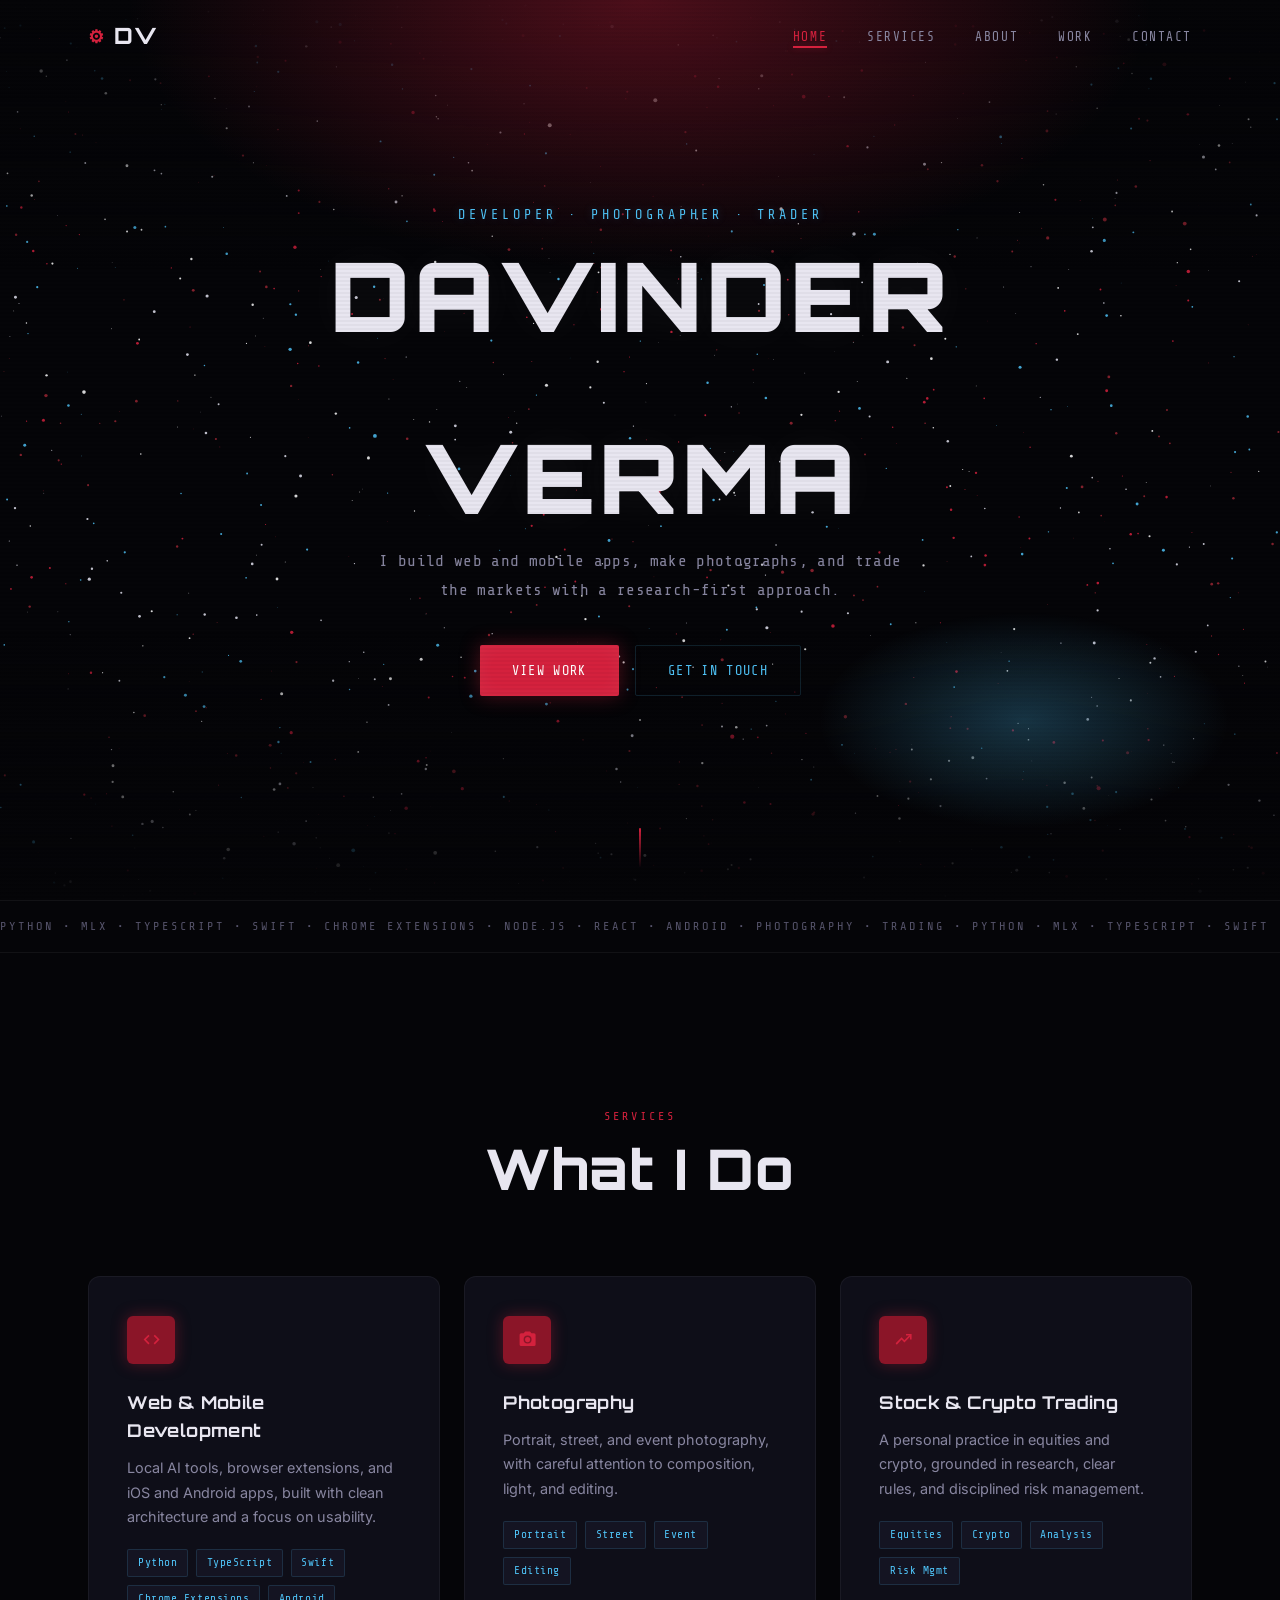
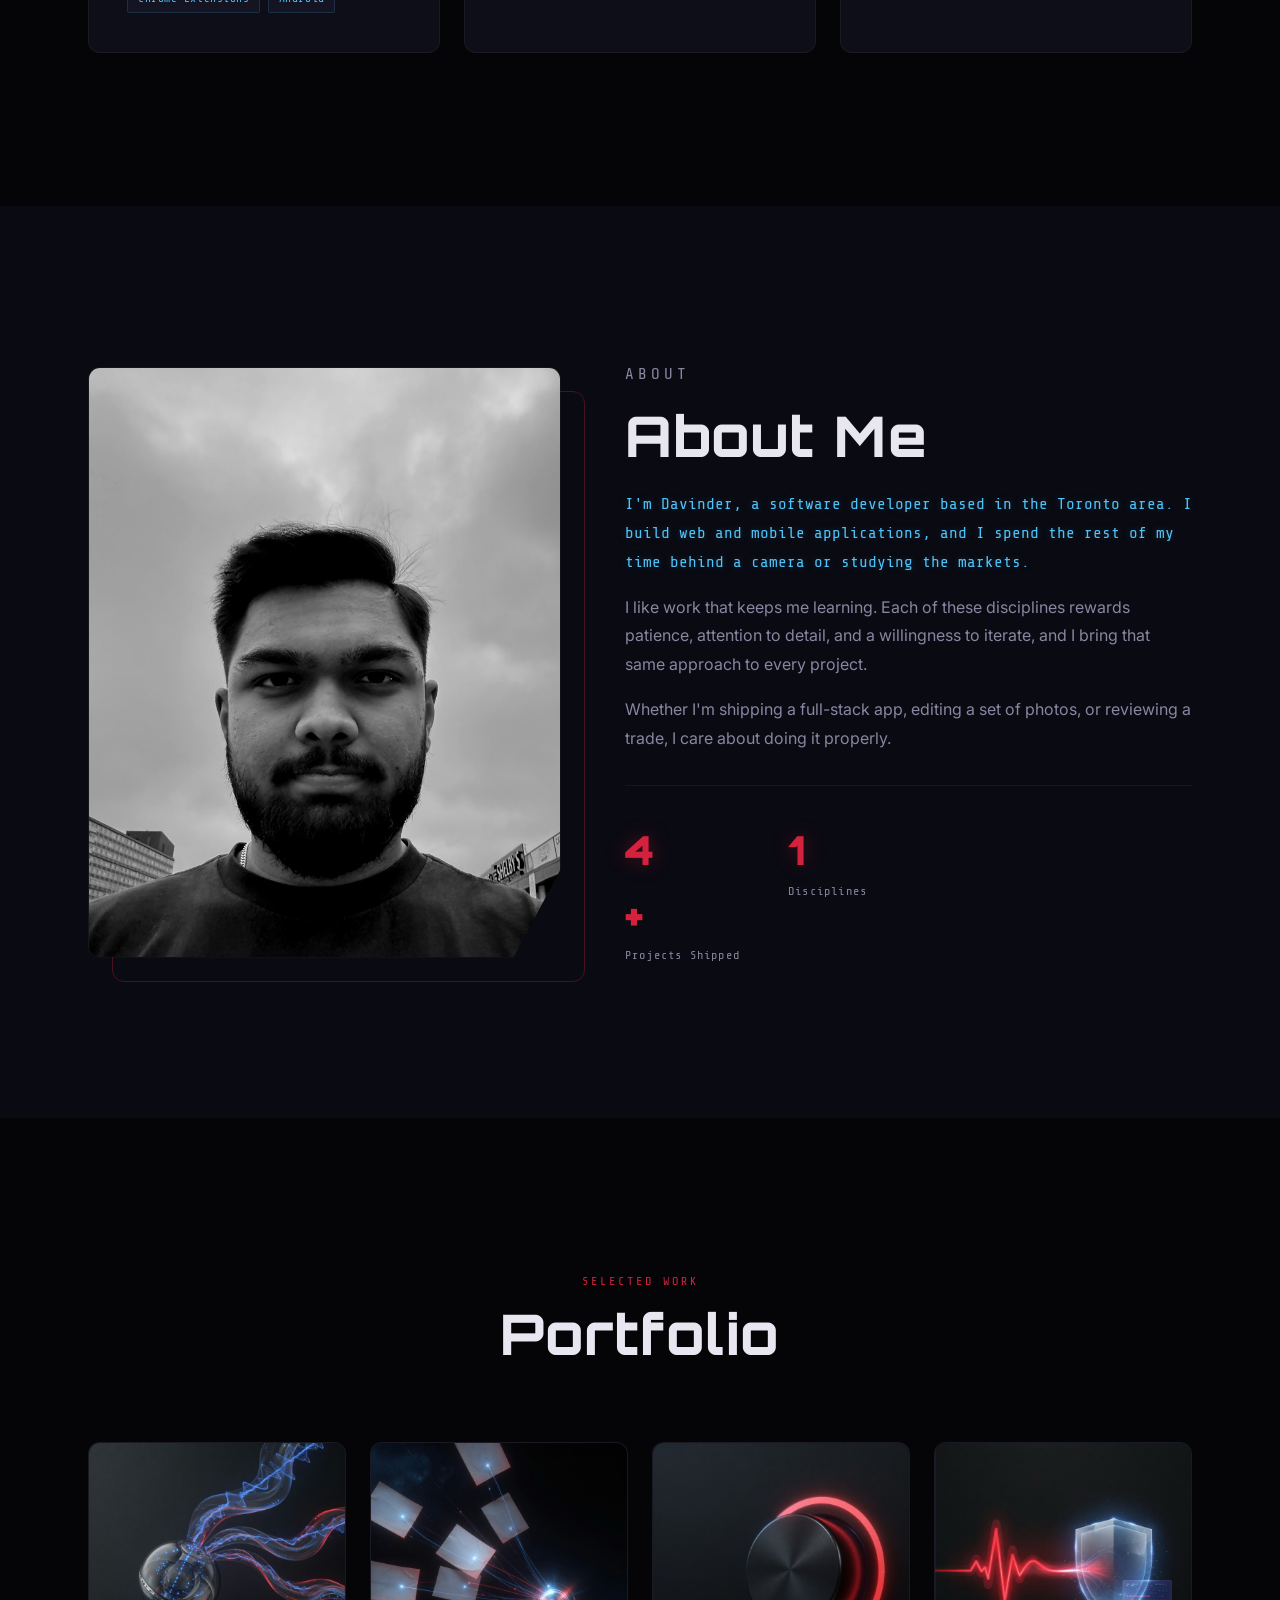
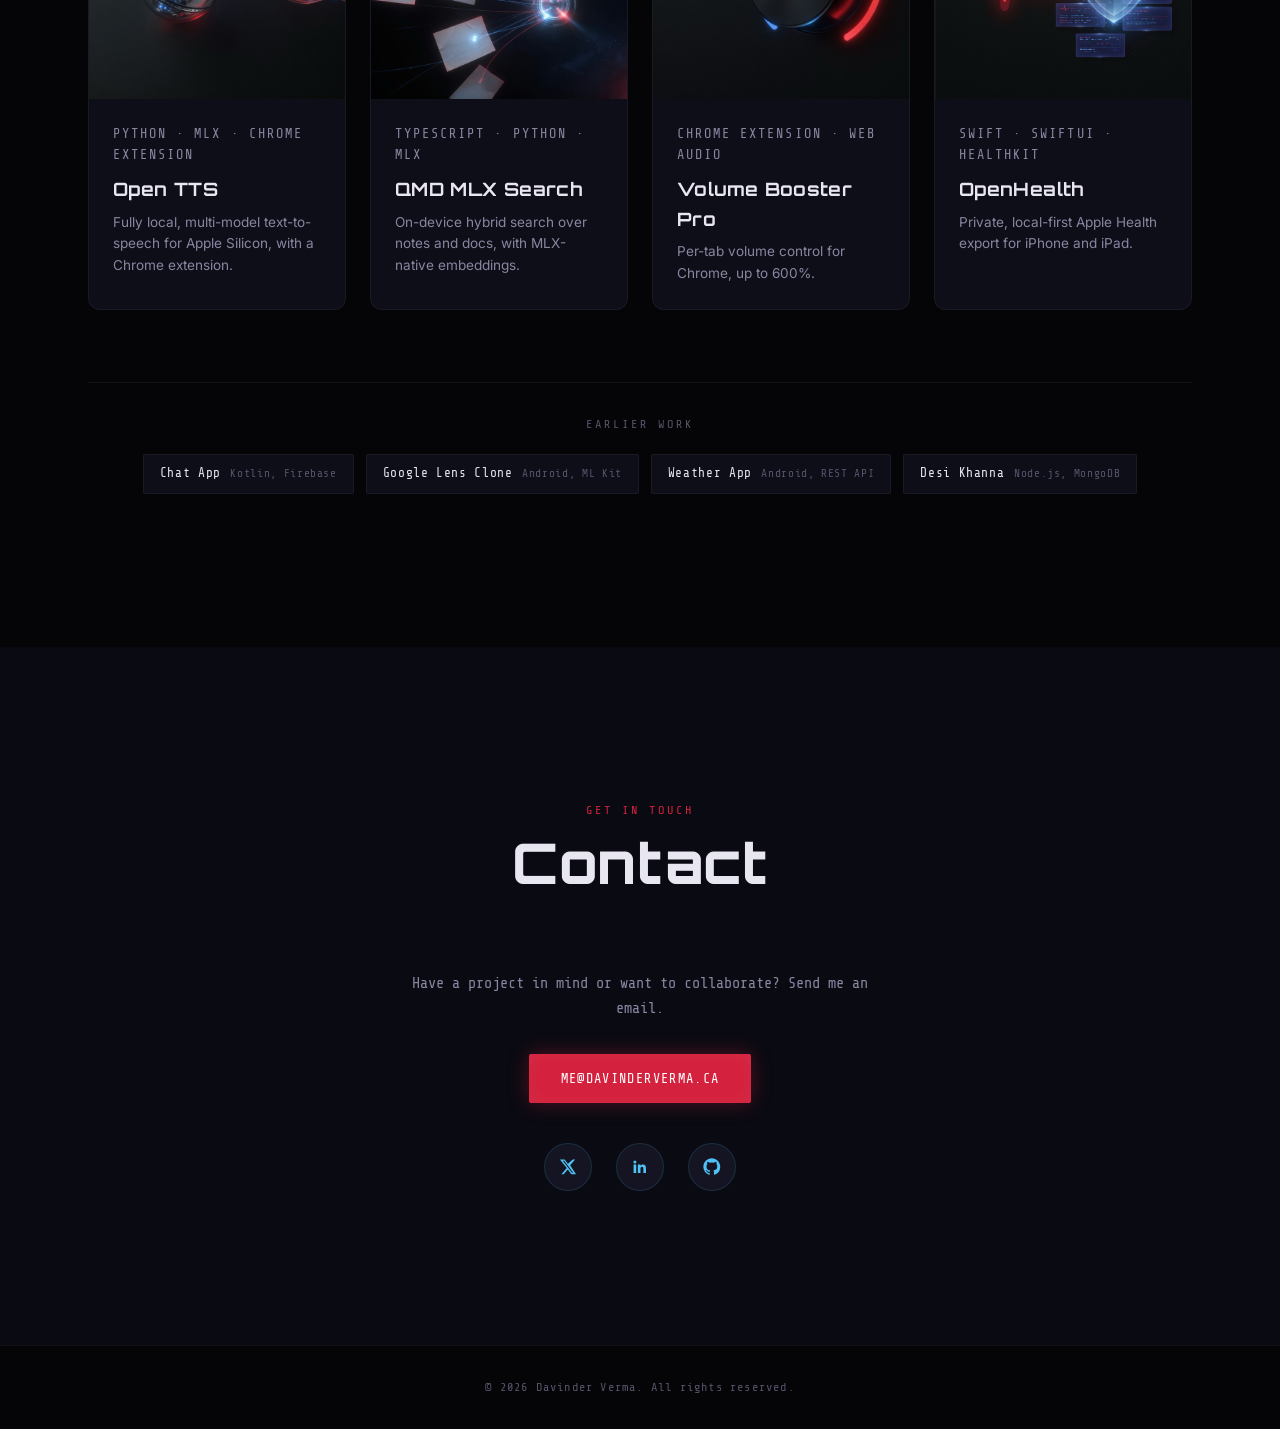
<file: index.html>
<!DOCTYPE html>
<html lang="en">
<head>
  <meta charset="UTF-8" />
  <meta name="viewport" content="width=device-width, initial-scale=1" />
  <title>Davinder Verma — Developer, Photographer &amp; Trader</title>
  <meta name="description" content="Davinder Verma is a Toronto-area software developer, photographer, and trader building web and mobile apps." />
  <meta property="og:title" content="Davinder Verma — Developer, Photographer &amp; Trader" />
  <meta property="og:description" content="Software developer, photographer, and trader in the Toronto area. Web and mobile apps, photography, and markets." />
  <meta property="og:type" content="website" />
  <meta property="og:image" content="https://davinderverma.ca/img/profile.jpg" />
  <meta name="twitter:card" content="summary_large_image" />
  <meta name="twitter:title" content="Davinder Verma — Developer, Photographer &amp; Trader" />
  <meta name="twitter:description" content="Software developer, photographer, and trader in the Toronto area. Web and mobile apps, photography, and markets." />
  <meta name="twitter:image" content="https://davinderverma.ca/img/profile.jpg" />

  <link rel="preconnect" href="https://fonts.googleapis.com" />
  <link rel="preconnect" href="https://fonts.gstatic.com" crossorigin />
  <link href="https://fonts.googleapis.com/css2?family=Inter:wght@400;500&family=Orbitron:wght@700;800;900&family=Share+Tech+Mono&display=swap" rel="stylesheet" />
  <link rel="icon" type="image/svg+xml" href="favicon.svg" />
  <link rel="stylesheet" href="css/style.css?v=20260929b" />
</head>

<body>
  <!-- Custom Cursor -->
  <div class="cursor-glow" id="cursorGlow"></div>

  <!-- Scroll Progress -->
  <div class="scroll-progress" id="scrollProgress"></div>

  <!-- Starfield background (2D canvas) -->
  <canvas id="starfield" class="starfield-canvas" aria-hidden="true"></canvas>

  <!-- Navigation -->
  <nav class="nav" id="nav">
    <div class="nav-inner">
      <a href="#home" class="nav-logo"><span class="logo-icon">&#9881;</span> DV</a>
      <button class="nav-toggle" id="navToggle" aria-label="Toggle navigation" aria-expanded="false">
        <span></span><span></span><span></span>
      </button>
      <ul class="nav-links" id="navLinks">
        <li><a href="#home" class="nav-link">Home</a></li>
        <li><a href="#services" class="nav-link">Services</a></li>
        <li><a href="#about" class="nav-link">About</a></li>
        <li><a href="#work" class="nav-link">Work</a></li>
        <li><a href="#contact" class="nav-link">Contact</a></li>
      </ul>
      <div class="nav-indicator" id="navIndicator"></div>
    </div>
  </nav>

  <!-- Hero -->
  <section id="home" class="hero">
    <div class="hero-overlay"></div>
    <div class="hero-content">
      <p class="hero-eyebrow">DEVELOPER &middot; PHOTOGRAPHER &middot; TRADER</p>
      <h1 class="hero-title" id="heroTitle">DAVINDER<br/>VERMA</h1>
      <p class="hero-sub">I build web and mobile apps, make photographs, and trade the markets with a research-first approach.</p>
      <div class="hero-actions">
        <a href="#work" class="btn btn-sith">View Work</a>
        <a href="#contact" class="btn btn-ghost">Get in Touch</a>
      </div>
    </div>
    <div class="scroll-hint" aria-hidden="true"><span></span></div>
  </section>

  <!-- Marquee -->
  <div class="marquee" aria-hidden="true">
    <div class="marquee-track">
      <span>PYTHON &bull; MLX &bull; TYPESCRIPT &bull; SWIFT &bull; CHROME EXTENSIONS &bull; NODE.JS &bull; REACT &bull; ANDROID &bull; PHOTOGRAPHY &bull; TRADING &bull; PYTHON &bull; MLX &bull; TYPESCRIPT &bull; SWIFT &bull; CHROME EXTENSIONS &bull; NODE.JS &bull; REACT &bull; ANDROID &bull; PHOTOGRAPHY &bull; TRADING &bull;</span>
    </div>
  </div>

  <!-- Services -->
  <section id="services" class="section services-section">
    <div class="container">
      <div class="section-header reveal">
        <p class="section-eyebrow">SERVICES</p>
        <h2 class="section-title">What I Do</h2>
      </div>
      <div class="services-grid">
        <div class="service-card tilt-card reveal">
          <div class="service-card-glow"></div>
          <div class="service-icon"><svg class="icon" viewBox="0 0 24 24" fill="currentColor" aria-hidden="true"><path d="M9.4 16.6 4.8 12l4.6-4.6L8 6l-6 6 6 6 1.4-1.4zm5.2 0 4.6-4.6-4.6-4.6L16 6l6 6-6 6-1.4-1.4z"/></svg></div>
          <h3>Web &amp; Mobile Development</h3>
          <p>Local AI tools, browser extensions, and iOS and Android apps, built with clean architecture and a focus on usability.</p>
          <div class="service-tags"><span>Python</span><span>TypeScript</span><span>Swift</span><span>Chrome Extensions</span><span>Android</span></div>
        </div>
        <div class="service-card tilt-card reveal">
          <div class="service-card-glow"></div>
          <div class="service-icon"><svg class="icon" viewBox="0 0 24 24" fill="currentColor" aria-hidden="true"><path d="M12 15.2a3.2 3.2 0 1 0 0-6.4 3.2 3.2 0 0 0 0 6.4z"/><path d="M9 2 7.2 4H4a2 2 0 0 0-2 2v12a2 2 0 0 0 2 2h16a2 2 0 0 0 2-2V6a2 2 0 0 0-2-2h-3.2L15 2H9zm3 15a5 5 0 1 1 0-10 5 5 0 0 1 0 10z"/></svg></div>
          <h3>Photography</h3>
          <p>Portrait, street, and event photography, with careful attention to composition, light, and editing.</p>
          <div class="service-tags"><span>Portrait</span><span>Street</span><span>Event</span><span>Editing</span></div>
        </div>
        <div class="service-card tilt-card reveal">
          <div class="service-card-glow"></div>
          <div class="service-icon"><svg class="icon" viewBox="0 0 24 24" fill="currentColor" aria-hidden="true"><path d="M3.5 18.5 9.5 12l3.5 3.5L21.5 7l-1.4-1.4-7.1 7.1-3.5-3.5-7.4 7.4 1.4 1.9z"/><path d="M15 5h7v7h-2V8.4V7h-5V5z"/></svg></div>
          <h3>Stock &amp; Crypto Trading</h3>
          <p>A personal practice in equities and crypto, grounded in research, clear rules, and disciplined risk management.</p>
          <div class="service-tags"><span>Equities</span><span>Crypto</span><span>Analysis</span><span>Risk Mgmt</span></div>
        </div>
      </div>
    </div>
  </section>

  <!-- About -->
  <section id="about" class="section about-section">
    <div class="container">
      <div class="about-grid">
        <div class="about-image reveal">
          <div class="about-image-frame">
            <img src="img/profile.jpg" width="768" height="1024" alt="Davinder Verma" loading="lazy" decoding="async" />
          </div>
          <div class="about-image-accent"></div>
        </div>
        <div class="about-content reveal">
          <p class="section-eyebrow">ABOUT</p>
          <h2 class="section-title">About Me</h2>
          <p class="about-bio">I'm Davinder, a software developer based in the Toronto area. I build web and mobile applications, and I spend the rest of my time behind a camera or studying the markets.</p>
          <p>I like work that keeps me learning. Each of these disciplines rewards patience, attention to detail, and a willingness to iterate, and I bring that same approach to every project.</p>
          <p>Whether I'm shipping a full-stack app, editing a set of photos, or reviewing a trade, I care about doing it properly.</p>
          <div class="about-stats">
            <div class="stat"><span class="stat-number" data-target="8">0</span><span class="stat-plus">+</span><span class="stat-label">Projects Shipped</span></div>
            <div class="stat"><span class="stat-number" data-target="3">0</span><span class="stat-label">Disciplines</span></div>
          </div>
        </div>
      </div>
    </div>
  </section>

  <!-- Portfolio -->
  <section id="work" class="section portfolio-section">
    <div class="container">
      <div class="section-header reveal">
        <p class="section-eyebrow">SELECTED WORK</p>
        <h2 class="section-title">Portfolio</h2>
      </div>
      <div class="portfolio-grid">
        <a href="project-open-tts.html" class="portfolio-card reveal">
          <div class="portfolio-card-image"><img src="img/projects/open-tts-cover.jpg" width="720" height="720" alt="Abstract cover art for Open TTS" loading="lazy" decoding="async" /></div>
          <div class="portfolio-card-overlay"><svg class="icon" viewBox="0 0 24 24" fill="currentColor" aria-hidden="true"><path d="M5 5h5v2H7v3H5V5zm9 0h5v5h-2V7h-3V5zM5 14h2v3h3v2H5v-5zm12 0h2v5h-5v-2h3v-3z"/></svg></div>
          <div class="portfolio-card-content">
            <p class="portfolio-card-eyebrow">Python &middot; MLX &middot; Chrome Extension</p>
            <h3>Open TTS</h3>
            <p>Fully local, multi-model text-to-speech for Apple Silicon, with a Chrome extension.</p>
          </div>
        </a>
        <a href="project-qmd-mlx-search.html" class="portfolio-card reveal">
          <div class="portfolio-card-image"><img src="img/projects/qmd-mlx-search-cover.jpg" width="720" height="720" alt="Abstract cover art for QMD MLX Search" loading="lazy" decoding="async" /></div>
          <div class="portfolio-card-overlay"><svg class="icon" viewBox="0 0 24 24" fill="currentColor" aria-hidden="true"><path d="M5 5h5v2H7v3H5V5zm9 0h5v5h-2V7h-3V5zM5 14h2v3h3v2H5v-5zm12 0h2v5h-5v-2h3v-3z"/></svg></div>
          <div class="portfolio-card-content">
            <p class="portfolio-card-eyebrow">TypeScript &middot; Python &middot; MLX</p>
            <h3>QMD MLX Search</h3>
            <p>On-device hybrid search over notes and docs, with MLX-native embeddings.</p>
          </div>
        </a>
        <a href="project-volume-booster-pro.html" class="portfolio-card reveal">
          <div class="portfolio-card-image"><img src="img/projects/volume-booster-pro-cover.jpg" width="720" height="720" alt="Abstract cover art for Volume Booster Pro" loading="lazy" decoding="async" /></div>
          <div class="portfolio-card-overlay"><svg class="icon" viewBox="0 0 24 24" fill="currentColor" aria-hidden="true"><path d="M5 5h5v2H7v3H5V5zm9 0h5v5h-2V7h-3V5zM5 14h2v3h3v2H5v-5zm12 0h2v5h-5v-2h3v-3z"/></svg></div>
          <div class="portfolio-card-content">
            <p class="portfolio-card-eyebrow">Chrome Extension &middot; Web Audio</p>
            <h3>Volume Booster Pro</h3>
            <p>Per-tab volume control for Chrome, up to 600%.</p>
          </div>
        </a>
        <a href="project-openhealth.html" class="portfolio-card reveal">
          <div class="portfolio-card-image"><img src="img/projects/openhealth-cover.jpg" width="720" height="720" alt="Abstract cover art for OpenHealth" loading="lazy" decoding="async" /></div>
          <div class="portfolio-card-overlay"><svg class="icon" viewBox="0 0 24 24" fill="currentColor" aria-hidden="true"><path d="M5 5h5v2H7v3H5V5zm9 0h5v5h-2V7h-3V5zM5 14h2v3h3v2H5v-5zm12 0h2v5h-5v-2h3v-3z"/></svg></div>
          <div class="portfolio-card-content">
            <p class="portfolio-card-eyebrow">Swift &middot; SwiftUI &middot; HealthKit</p>
            <h3>OpenHealth</h3>
            <p>Private, local-first Apple Health export for iPhone and iPad.</p>
          </div>
        </a>
      </div>
      <div class="earlier-work reveal">
        <h3 class="earlier-work-title">Earlier work</h3>
        <ul class="earlier-work-list">
          <li><a href="portfolio-item1.html">Chat App <span>Kotlin, Firebase</span></a></li>
          <li><a href="portfolio-item2.html">Google Lens Clone <span>Android, ML Kit</span></a></li>
          <li><a href="portfolio-item3.html">Weather App <span>Android, REST API</span></a></li>
          <li><a href="portfolio-item4.html">Desi Khanna <span>Node.js, MongoDB</span></a></li>
        </ul>
      </div>
    </div>
  </section>

  <!-- Contact -->
  <section id="contact" class="section contact-section">
    <div class="container">
      <div class="section-header reveal">
        <p class="section-eyebrow">GET IN TOUCH</p>
        <h2 class="section-title">Contact</h2>
      </div>
      <div class="contact-content reveal">
        <p class="contact-lead">Have a project in mind or want to collaborate? Send me an email.</p>
        <a href="mailto:me@davinderverma.ca" class="btn btn-sith magnetic-btn">me@davinderverma.ca</a>
        <div class="contact-socials">
          <a href="https://twitter.com/davinder0110v" target="_blank" rel="noopener" aria-label="X / Twitter"><svg class="icon" viewBox="0 0 24 24" fill="currentColor" aria-hidden="true"><path d="M18.9 2H22l-6.8 7.8L23.2 22h-6.3l-4.9-6.4L6.4 22H3.3l7.3-8.3L1.2 2h6.5l4.4 5.9L18.9 2zm-1.1 18h1.7L7 3.8H5.2L17.8 20z"/></svg></a>
          <a href="https://www.linkedin.com/in/davinder-verma" target="_blank" rel="noopener" aria-label="LinkedIn"><svg class="icon" viewBox="0 0 24 24" fill="currentColor" aria-hidden="true"><path d="M20.45 20.45h-3.55v-5.57c0-1.33-.03-3.04-1.85-3.04-1.86 0-2.14 1.45-2.14 2.94v5.67H9.36V9h3.41v1.56h.05c.47-.9 1.63-1.85 3.36-1.85 3.6 0 4.27 2.37 4.27 5.46v6.28zM5.34 7.43a2.06 2.06 0 1 1 0-4.12 2.06 2.06 0 0 1 0 4.12zM7.12 20.45H3.55V9h3.57v11.45z"/></svg></a>
          <a href="https://github.com/shersingh7" target="_blank" rel="noopener" aria-label="GitHub"><svg class="icon" viewBox="0 0 24 24" fill="currentColor" aria-hidden="true"><path d="M12 .5C5.65.5.5 5.65.5 12c0 5.08 3.29 9.39 7.86 10.91.58.11.79-.25.79-.55v-2.15c-3.2.7-3.87-1.36-3.87-1.36-.53-1.33-1.28-1.69-1.28-1.69-1.05-.71.08-.7.08-.7 1.16.08 1.77 1.19 1.77 1.19 1.03 1.77 2.7 1.26 3.36.96.1-.75.4-1.26.73-1.55-2.55-.29-5.23-1.28-5.23-5.68 0-1.26.45-2.28 1.19-3.09-.12-.29-.51-1.46.11-3.04 0 0 .97-.31 3.17 1.18a11 11 0 0 1 5.78 0c2.2-1.49 3.17-1.18 3.17-1.18.63 1.58.24 2.75.12 3.04.74.81 1.19 1.83 1.19 3.09 0 4.41-2.69 5.38-5.25 5.67.41.36.78 1.05.78 2.13v3.16c0 .3.21.67.8.55A11.52 11.52 0 0 0 23.5 12C23.5 5.65 18.35.5 12 .5z"/></svg></a>
        </div>
      </div>
    </div>
  </section>

  <!-- Footer -->
  <footer class="footer">
    <div class="container">
      <p>&copy; 2026 Davinder Verma. All rights reserved.</p>
    </div>
  </footer>

  <!-- Lightbox -->
  <div class="lightbox" id="lightbox" role="dialog" aria-modal="true">
    <button class="lightbox-close" id="lightboxClose" aria-label="Close">&times;</button>
    <img class="lightbox-img" id="lightboxImg" alt="" />
  </div>

  <!-- Main script -->
  <script src="js/script.js?v=20260929b" defer></script>
</body>
</html>
</file>
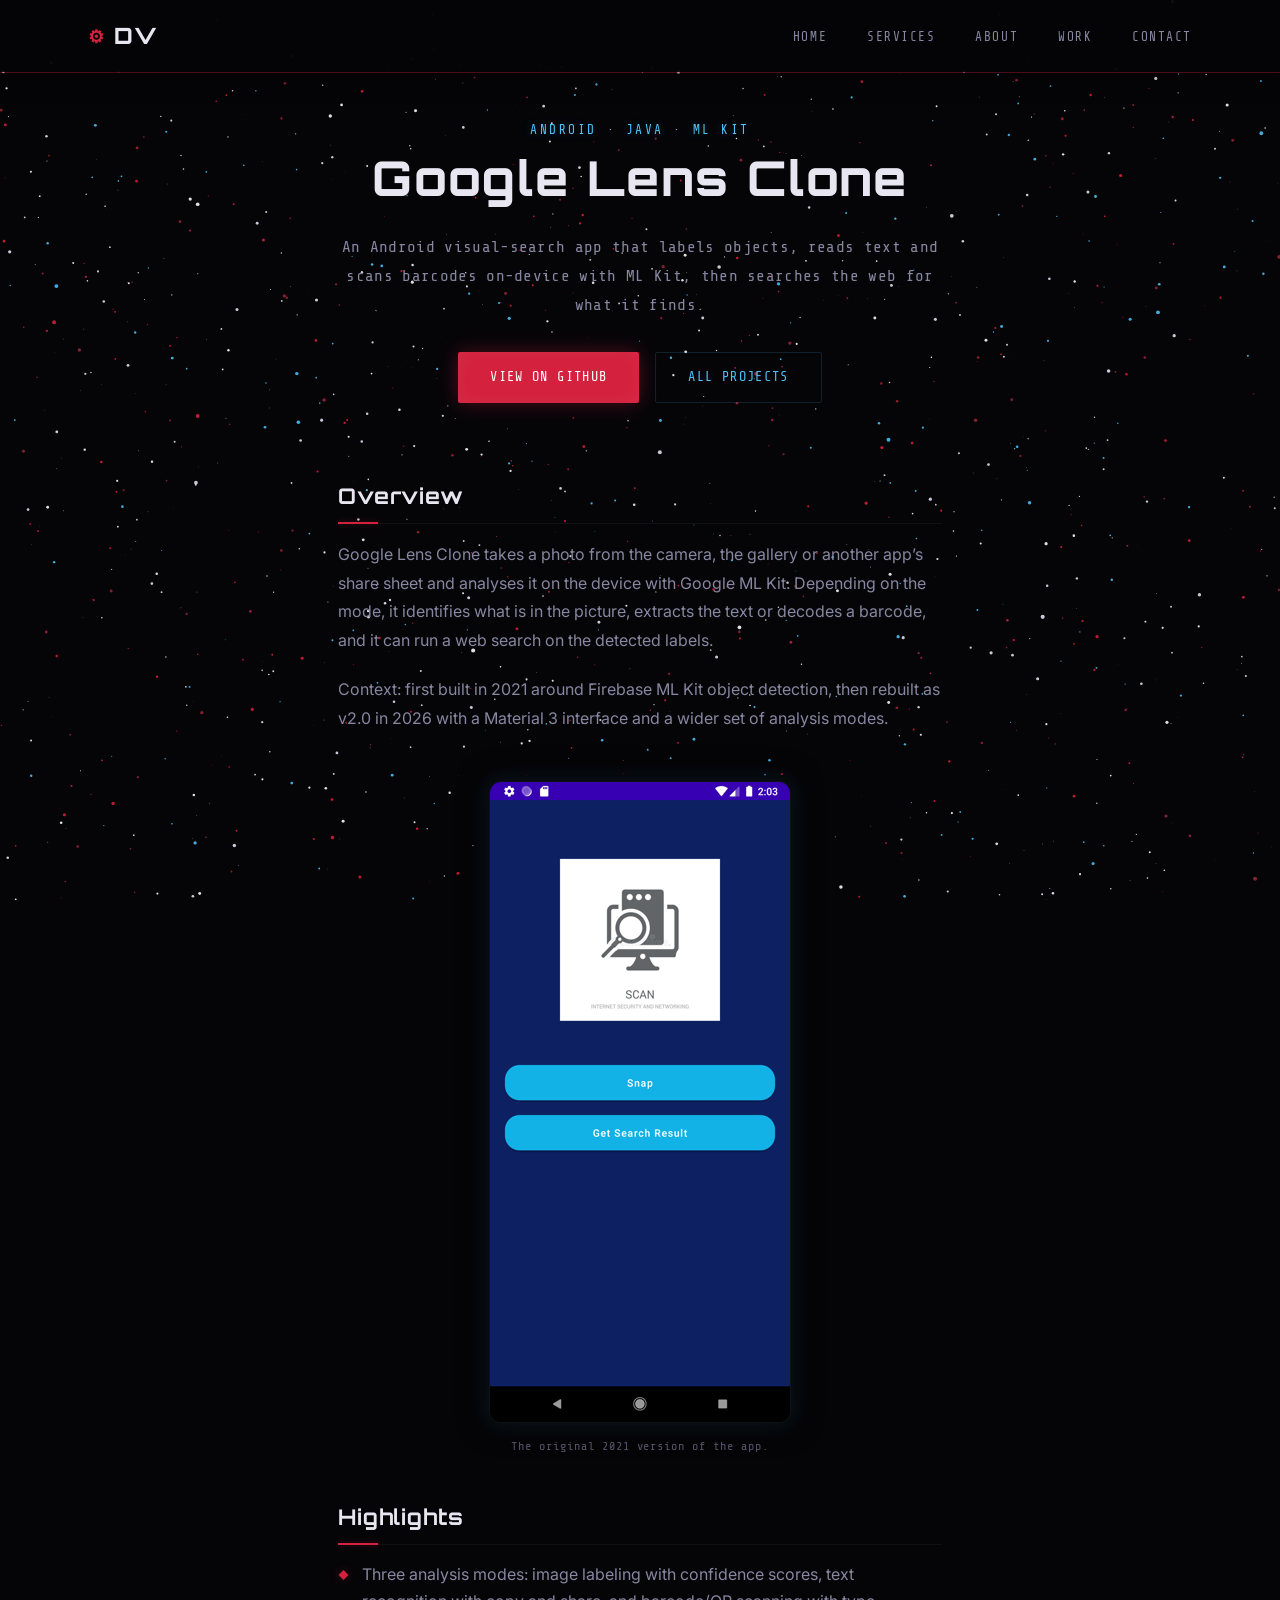
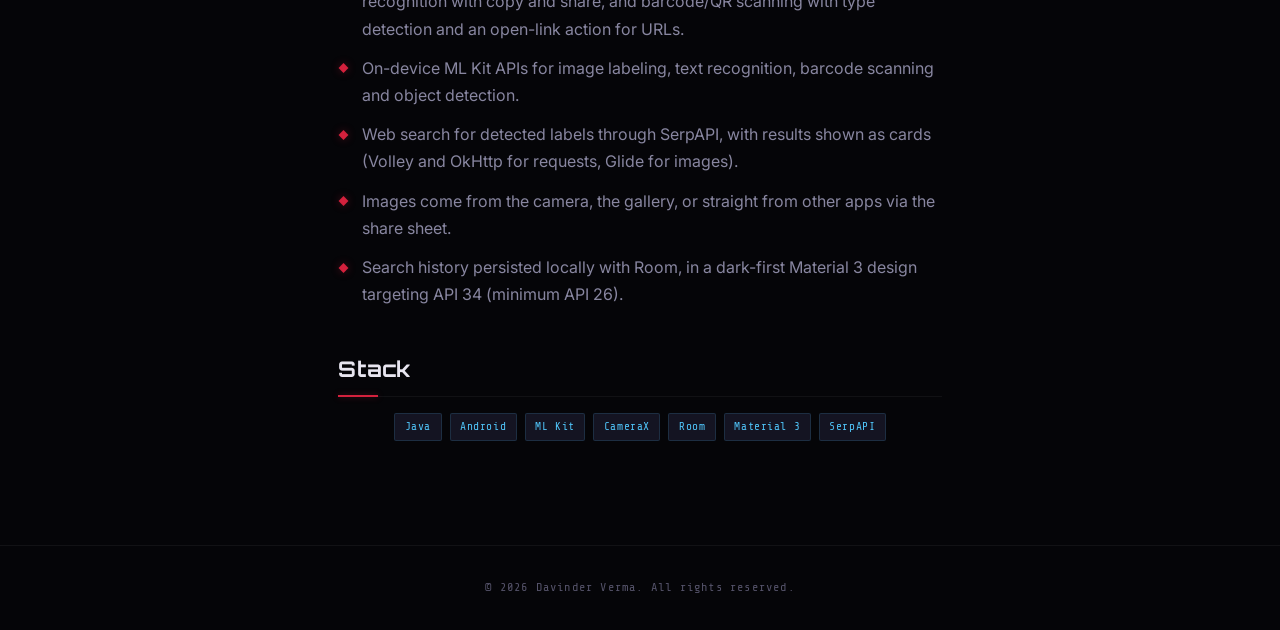
<file: portfolio-item2.html>
<!DOCTYPE html>
<html lang="en">
<head>
  <meta charset="UTF-8" />
  <meta name="viewport" content="width=device-width, initial-scale=1" />
  <title>Google Lens Clone — Davinder Verma</title>
  <link rel="preconnect" href="https://fonts.googleapis.com" />
  <link rel="preconnect" href="https://fonts.gstatic.com" crossorigin />
  <link href="https://fonts.googleapis.com/css2?family=Inter:wght@400;500&family=Orbitron:wght@700;800;900&family=Share+Tech+Mono&display=swap" rel="stylesheet" />
  <meta name="description" content="An Android visual-search app that labels objects, reads text and scans barcodes on-device with ML Kit, then searches the web for what it finds." />
  <meta property="og:title" content="Google Lens Clone — Davinder Verma" />
  <meta property="og:description" content="An Android visual-search app that labels objects, reads text and scans barcodes on-device with ML Kit, then searches the web for what it finds." />
  <meta property="og:type" content="website" />
  <meta property="og:image" content="https://davinderverma.ca/img/profile.jpg" />
  <meta name="twitter:card" content="summary_large_image" />
  <meta name="twitter:title" content="Google Lens Clone — Davinder Verma" />
  <meta name="twitter:description" content="An Android visual-search app that labels objects, reads text and scans barcodes on-device with ML Kit, then searches the web for what it finds." />
  <meta name="twitter:image" content="https://davinderverma.ca/img/profile.jpg" />
  <link rel="icon" type="image/svg+xml" href="favicon.svg" />
  <link rel="stylesheet" href="css/style.css?v=20260929b" />
</head>
<body>
  <div class="cursor-glow" id="cursorGlow"></div>
  <div class="scroll-progress" id="scrollProgress"></div>
  <canvas id="starfield" class="starfield-canvas" aria-hidden="true"></canvas>

  <nav class="nav scrolled" id="nav" data-static-nav>
    <div class="nav-inner">
      <a href="index.html" class="nav-logo"><span class="logo-icon">&#9881;</span> DV</a>
      <button class="nav-toggle" id="navToggle" aria-label="Toggle navigation" aria-expanded="false">
        <span></span><span></span><span></span>
      </button>
      <ul class="nav-links" id="navLinks">
        <li><a href="index.html" class="nav-link">Home</a></li>
        <li><a href="index.html#services" class="nav-link">Services</a></li>
        <li><a href="index.html#about" class="nav-link">About</a></li>
        <li><a href="index.html#work" class="nav-link">Work</a></li>
        <li><a href="index.html#contact" class="nav-link">Contact</a></li>
      </ul>
    </div>
  </nav>

  <main class="portfolio-detail">
    <div class="portfolio-detail-hero reveal">
      <p class="eyebrow">Android · Java · ML Kit</p>
      <h1>Google Lens Clone</h1>
      <p class="portfolio-detail-lead">An Android visual-search app that labels objects, reads text and scans barcodes on-device with ML Kit, then searches the web for what it finds.</p>
      <div class="portfolio-detail-links">
        <a href="https://github.com/shersingh7/Google-Lens-Clone" class="btn btn-sith" target="_blank" rel="noopener">View on GitHub</a>
        <a href="index.html#work" class="btn btn-ghost">All Projects</a>
      </div>
    </div>
    <div class="portfolio-detail-body reveal">
      <h2>Overview</h2>
      <p>Google Lens Clone takes a photo from the camera, the gallery or another app’s share sheet and analyses it on the device with Google ML Kit. Depending on the mode, it identifies what is in the picture, extracts the text or decodes a barcode, and it can run a web search on the detected labels.</p>
      <p>Context: first built in 2021 around Firebase ML Kit object detection, then rebuilt as v2.0 in 2026 with a Material 3 interface and a wider set of analysis modes.</p>
      <figure class="portfolio-detail-figure">
        <img src="img/googleLensClone.png" width="300" height="640" alt="The original 2021 Google Lens Clone home screen on Android, with a scan illustration above Snap and Get Search Result buttons on a dark blue background" loading="lazy" decoding="async" />
        <figcaption>The original 2021 version of the app.</figcaption>
      </figure>
      <h2>Highlights</h2>
      <ul class="portfolio-detail-highlights">
        <li>Three analysis modes: image labeling with confidence scores, text recognition with copy and share, and barcode/QR scanning with type detection and an open-link action for URLs.</li>
        <li>On-device ML Kit APIs for image labeling, text recognition, barcode scanning and object detection.</li>
        <li>Web search for detected labels through SerpAPI, with results shown as cards (Volley and OkHttp for requests, Glide for images).</li>
        <li>Images come from the camera, the gallery, or straight from other apps via the share sheet.</li>
        <li>Search history persisted locally with Room, in a dark-first Material 3 design targeting API 34 (minimum API 26).</li>
      </ul>
      <h2>Stack</h2>
      <div class="service-tags portfolio-detail-stack"><span>Java</span><span>Android</span><span>ML Kit</span><span>CameraX</span><span>Room</span><span>Material 3</span><span>SerpAPI</span></div>
    </div>
    <footer class="footer portfolio-detail-footer">
      <div class="container">
        <p>&copy; 2026 Davinder Verma. All rights reserved.</p>
      </div>
    </footer>
  </main>

  <div class="lightbox" id="lightbox" role="dialog" aria-modal="true">
    <button class="lightbox-close" id="lightboxClose" aria-label="Close">&times;</button>
    <img class="lightbox-img" id="lightboxImg" alt="" />
  </div>

  <script src="js/script.js?v=20260929b" defer></script>
</body>
</html>
</file>
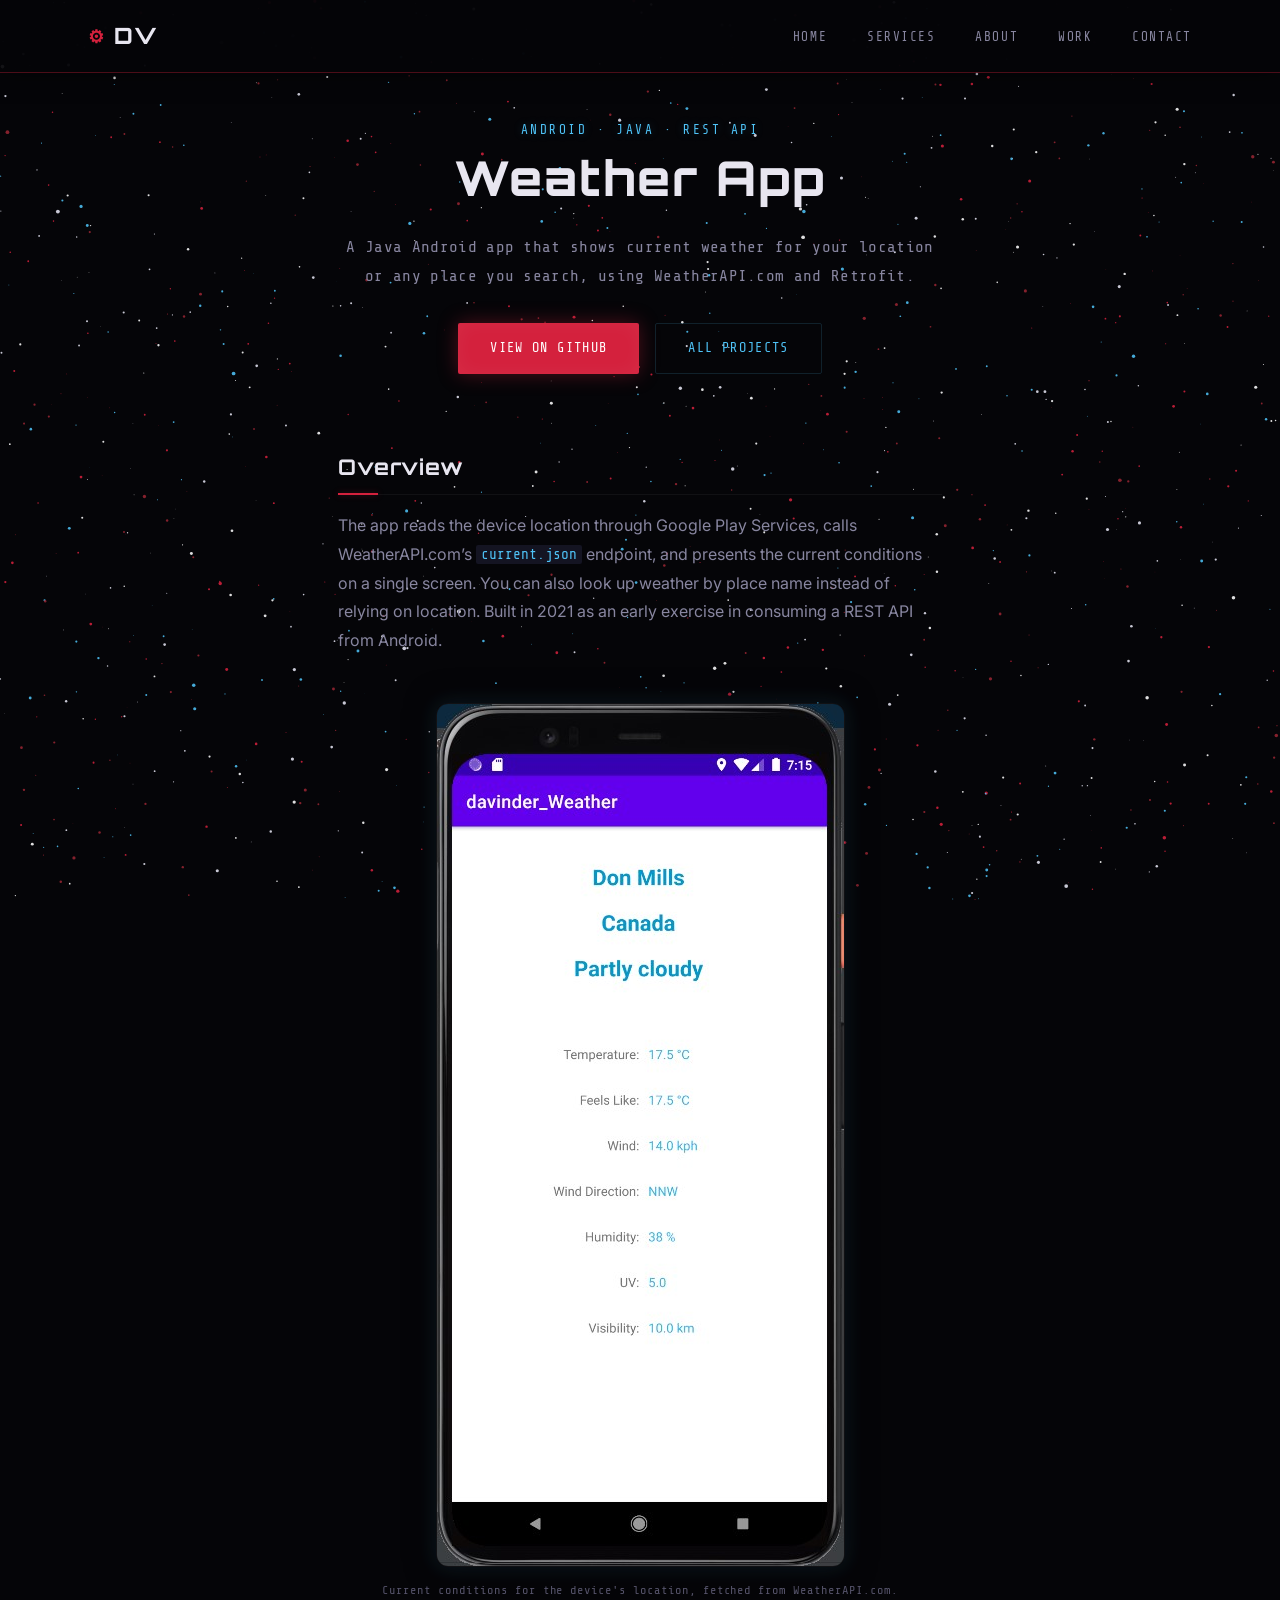
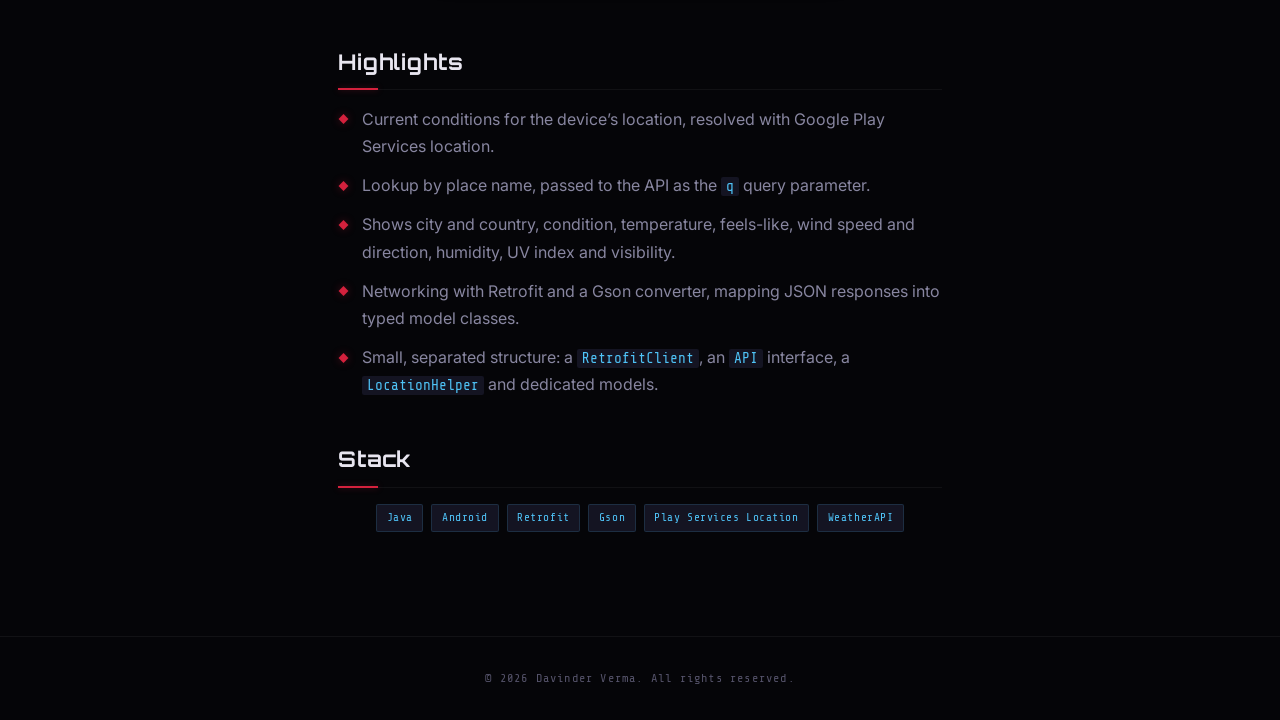
<file: portfolio-item3.html>
<!DOCTYPE html>
<html lang="en">
<head>
  <meta charset="UTF-8" />
  <meta name="viewport" content="width=device-width, initial-scale=1" />
  <title>Weather App — Davinder Verma</title>
  <link rel="preconnect" href="https://fonts.googleapis.com" />
  <link rel="preconnect" href="https://fonts.gstatic.com" crossorigin />
  <link href="https://fonts.googleapis.com/css2?family=Inter:wght@400;500&family=Orbitron:wght@700;800;900&family=Share+Tech+Mono&display=swap" rel="stylesheet" />
  <meta name="description" content="A Java Android app that shows current weather for your location or any place you search, using WeatherAPI.com and Retrofit." />
  <meta property="og:title" content="Weather App — Davinder Verma" />
  <meta property="og:description" content="A Java Android app that shows current weather for your location or any place you search, using WeatherAPI.com and Retrofit." />
  <meta property="og:type" content="website" />
  <meta property="og:image" content="https://davinderverma.ca/img/profile.jpg" />
  <meta name="twitter:card" content="summary_large_image" />
  <meta name="twitter:title" content="Weather App — Davinder Verma" />
  <meta name="twitter:description" content="A Java Android app that shows current weather for your location or any place you search, using WeatherAPI.com and Retrofit." />
  <meta name="twitter:image" content="https://davinderverma.ca/img/profile.jpg" />
  <link rel="icon" type="image/svg+xml" href="favicon.svg" />
  <link rel="stylesheet" href="css/style.css?v=20260929b" />
</head>
<body>
  <div class="cursor-glow" id="cursorGlow"></div>
  <div class="scroll-progress" id="scrollProgress"></div>
  <canvas id="starfield" class="starfield-canvas" aria-hidden="true"></canvas>

  <nav class="nav scrolled" id="nav" data-static-nav>
    <div class="nav-inner">
      <a href="index.html" class="nav-logo"><span class="logo-icon">&#9881;</span> DV</a>
      <button class="nav-toggle" id="navToggle" aria-label="Toggle navigation" aria-expanded="false">
        <span></span><span></span><span></span>
      </button>
      <ul class="nav-links" id="navLinks">
        <li><a href="index.html" class="nav-link">Home</a></li>
        <li><a href="index.html#services" class="nav-link">Services</a></li>
        <li><a href="index.html#about" class="nav-link">About</a></li>
        <li><a href="index.html#work" class="nav-link">Work</a></li>
        <li><a href="index.html#contact" class="nav-link">Contact</a></li>
      </ul>
    </div>
  </nav>

  <main class="portfolio-detail">
    <div class="portfolio-detail-hero reveal">
      <p class="eyebrow">Android · Java · REST API</p>
      <h1>Weather App</h1>
      <p class="portfolio-detail-lead">A Java Android app that shows current weather for your location or any place you search, using WeatherAPI.com and Retrofit.</p>
      <div class="portfolio-detail-links">
        <a href="https://github.com/shersingh7/Android-Weather-App" class="btn btn-sith" target="_blank" rel="noopener">View on GitHub</a>
        <a href="index.html#work" class="btn btn-ghost">All Projects</a>
      </div>
    </div>
    <div class="portfolio-detail-body reveal">
      <h2>Overview</h2>
      <p>The app reads the device location through Google Play Services, calls WeatherAPI.com’s <code>current.json</code> endpoint, and presents the current conditions on a single screen. You can also look up weather by place name instead of relying on location. Built in 2021 as an early exercise in consuming a REST API from Android.</p>
      <figure class="portfolio-detail-figure">
        <img src="img/weather-app-screenshot.jpg" width="407" height="862" alt="Weather App on an Android emulator showing current conditions: partly cloudy, 17.5 °C, wind, humidity, UV and visibility" loading="lazy" decoding="async" />
        <figcaption>Current conditions for the device's location, fetched from WeatherAPI.com.</figcaption>
      </figure>
      <h2>Highlights</h2>
      <ul class="portfolio-detail-highlights">
        <li>Current conditions for the device’s location, resolved with Google Play Services location.</li>
        <li>Lookup by place name, passed to the API as the <code>q</code> query parameter.</li>
        <li>Shows city and country, condition, temperature, feels-like, wind speed and direction, humidity, UV index and visibility.</li>
        <li>Networking with Retrofit and a Gson converter, mapping JSON responses into typed model classes.</li>
        <li>Small, separated structure: a <code>RetrofitClient</code>, an <code>API</code> interface, a <code>LocationHelper</code> and dedicated models.</li>
      </ul>
      <h2>Stack</h2>
      <div class="service-tags portfolio-detail-stack"><span>Java</span><span>Android</span><span>Retrofit</span><span>Gson</span><span>Play Services Location</span><span>WeatherAPI</span></div>
    </div>
    <footer class="footer portfolio-detail-footer">
      <div class="container">
        <p>&copy; 2026 Davinder Verma. All rights reserved.</p>
      </div>
    </footer>
  </main>

  <div class="lightbox" id="lightbox" role="dialog" aria-modal="true">
    <button class="lightbox-close" id="lightboxClose" aria-label="Close">&times;</button>
    <img class="lightbox-img" id="lightboxImg" alt="" />
  </div>

  <script src="js/script.js?v=20260929b" defer></script>
</body>
</html>
</file>
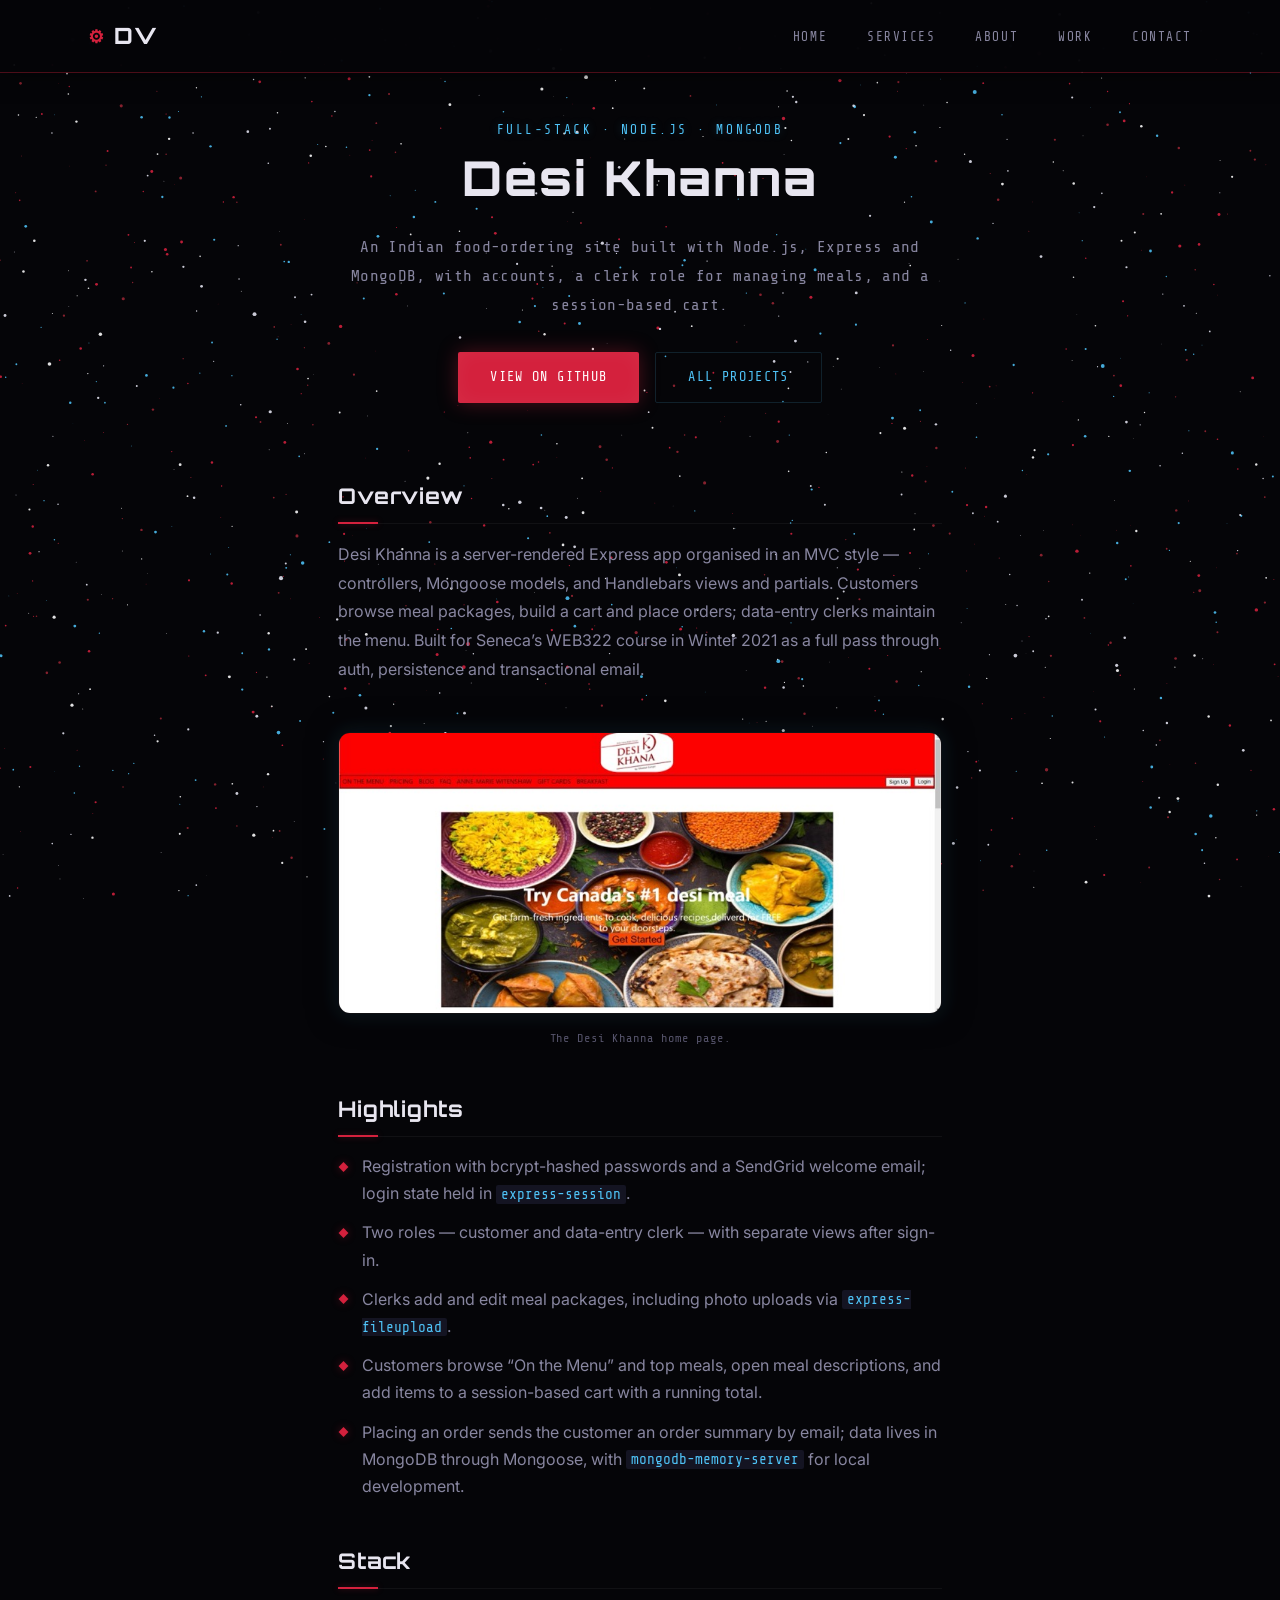
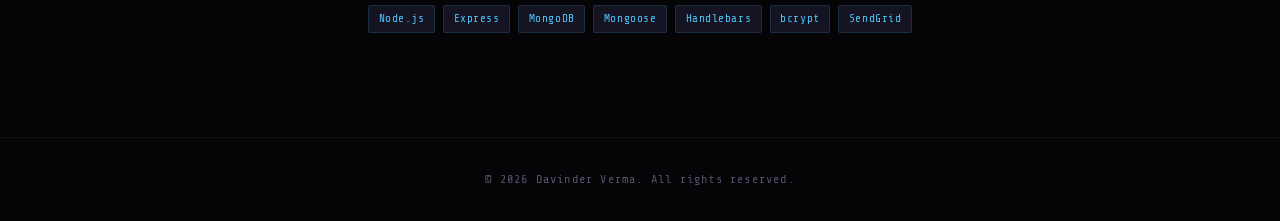
<file: portfolio-item4.html>
<!DOCTYPE html>
<html lang="en">
<head>
  <meta charset="UTF-8" />
  <meta name="viewport" content="width=device-width, initial-scale=1" />
  <title>Desi Khanna — Davinder Verma</title>
  <link rel="preconnect" href="https://fonts.googleapis.com" />
  <link rel="preconnect" href="https://fonts.gstatic.com" crossorigin />
  <link href="https://fonts.googleapis.com/css2?family=Inter:wght@400;500&family=Orbitron:wght@700;800;900&family=Share+Tech+Mono&display=swap" rel="stylesheet" />
  <meta name="description" content="An Indian food-ordering site built with Node.js, Express and MongoDB, with accounts, a clerk role for managing meals, and a session-based cart." />
  <meta property="og:title" content="Desi Khanna — Davinder Verma" />
  <meta property="og:description" content="An Indian food-ordering site built with Node.js, Express and MongoDB, with accounts, a clerk role for managing meals, and a session-based cart." />
  <meta property="og:type" content="website" />
  <meta property="og:image" content="https://davinderverma.ca/img/profile.jpg" />
  <meta name="twitter:card" content="summary_large_image" />
  <meta name="twitter:title" content="Desi Khanna — Davinder Verma" />
  <meta name="twitter:description" content="An Indian food-ordering site built with Node.js, Express and MongoDB, with accounts, a clerk role for managing meals, and a session-based cart." />
  <meta name="twitter:image" content="https://davinderverma.ca/img/profile.jpg" />
  <link rel="icon" type="image/svg+xml" href="favicon.svg" />
  <link rel="stylesheet" href="css/style.css?v=20260929b" />
</head>
<body>
  <div class="cursor-glow" id="cursorGlow"></div>
  <div class="scroll-progress" id="scrollProgress"></div>
  <canvas id="starfield" class="starfield-canvas" aria-hidden="true"></canvas>

  <nav class="nav scrolled" id="nav" data-static-nav>
    <div class="nav-inner">
      <a href="index.html" class="nav-logo"><span class="logo-icon">&#9881;</span> DV</a>
      <button class="nav-toggle" id="navToggle" aria-label="Toggle navigation" aria-expanded="false">
        <span></span><span></span><span></span>
      </button>
      <ul class="nav-links" id="navLinks">
        <li><a href="index.html" class="nav-link">Home</a></li>
        <li><a href="index.html#services" class="nav-link">Services</a></li>
        <li><a href="index.html#about" class="nav-link">About</a></li>
        <li><a href="index.html#work" class="nav-link">Work</a></li>
        <li><a href="index.html#contact" class="nav-link">Contact</a></li>
      </ul>
    </div>
  </nav>

  <main class="portfolio-detail">
    <div class="portfolio-detail-hero reveal">
      <p class="eyebrow">Full-Stack · Node.js · MongoDB</p>
      <h1>Desi Khanna</h1>
      <p class="portfolio-detail-lead">An Indian food-ordering site built with Node.js, Express and MongoDB, with accounts, a clerk role for managing meals, and a session-based cart.</p>
      <div class="portfolio-detail-links">
        <a href="https://github.com/shersingh7/WEB322-ASSIGNMENT-DAVINDER_VERMA" class="btn btn-sith" target="_blank" rel="noopener">View on GitHub</a>
        <a href="index.html#work" class="btn btn-ghost">All Projects</a>
      </div>
    </div>
    <div class="portfolio-detail-body reveal">
      <h2>Overview</h2>
      <p>Desi Khanna is a server-rendered Express app organised in an MVC style — controllers, Mongoose models, and Handlebars views and partials. Customers browse meal packages, build a cart and place orders; data-entry clerks maintain the menu. Built for Seneca’s WEB322 course in Winter 2021 as a full pass through auth, persistence and transactional email.</p>
      <figure class="portfolio-detail-figure">
        <img src="img/desiKhanna.jpg" width="800" height="373" alt="Desi Khanna home page with the red navigation header, Sign Up and Login buttons, and a hero banner of Indian dishes with a Get Started button" loading="lazy" decoding="async" />
        <figcaption>The Desi Khanna home page.</figcaption>
      </figure>
      <h2>Highlights</h2>
      <ul class="portfolio-detail-highlights">
        <li>Registration with bcrypt-hashed passwords and a SendGrid welcome email; login state held in <code>express-session</code>.</li>
        <li>Two roles — customer and data-entry clerk — with separate views after sign-in.</li>
        <li>Clerks add and edit meal packages, including photo uploads via <code>express-fileupload</code>.</li>
        <li>Customers browse “On the Menu” and top meals, open meal descriptions, and add items to a session-based cart with a running total.</li>
        <li>Placing an order sends the customer an order summary by email; data lives in MongoDB through Mongoose, with <code>mongodb-memory-server</code> for local development.</li>
      </ul>
      <h2>Stack</h2>
      <div class="service-tags portfolio-detail-stack"><span>Node.js</span><span>Express</span><span>MongoDB</span><span>Mongoose</span><span>Handlebars</span><span>bcrypt</span><span>SendGrid</span></div>
    </div>
    <footer class="footer portfolio-detail-footer">
      <div class="container">
        <p>&copy; 2026 Davinder Verma. All rights reserved.</p>
      </div>
    </footer>
  </main>

  <div class="lightbox" id="lightbox" role="dialog" aria-modal="true">
    <button class="lightbox-close" id="lightboxClose" aria-label="Close">&times;</button>
    <img class="lightbox-img" id="lightboxImg" alt="" />
  </div>

  <script src="js/script.js?v=20260929b" defer></script>
</body>
</html>
</file>
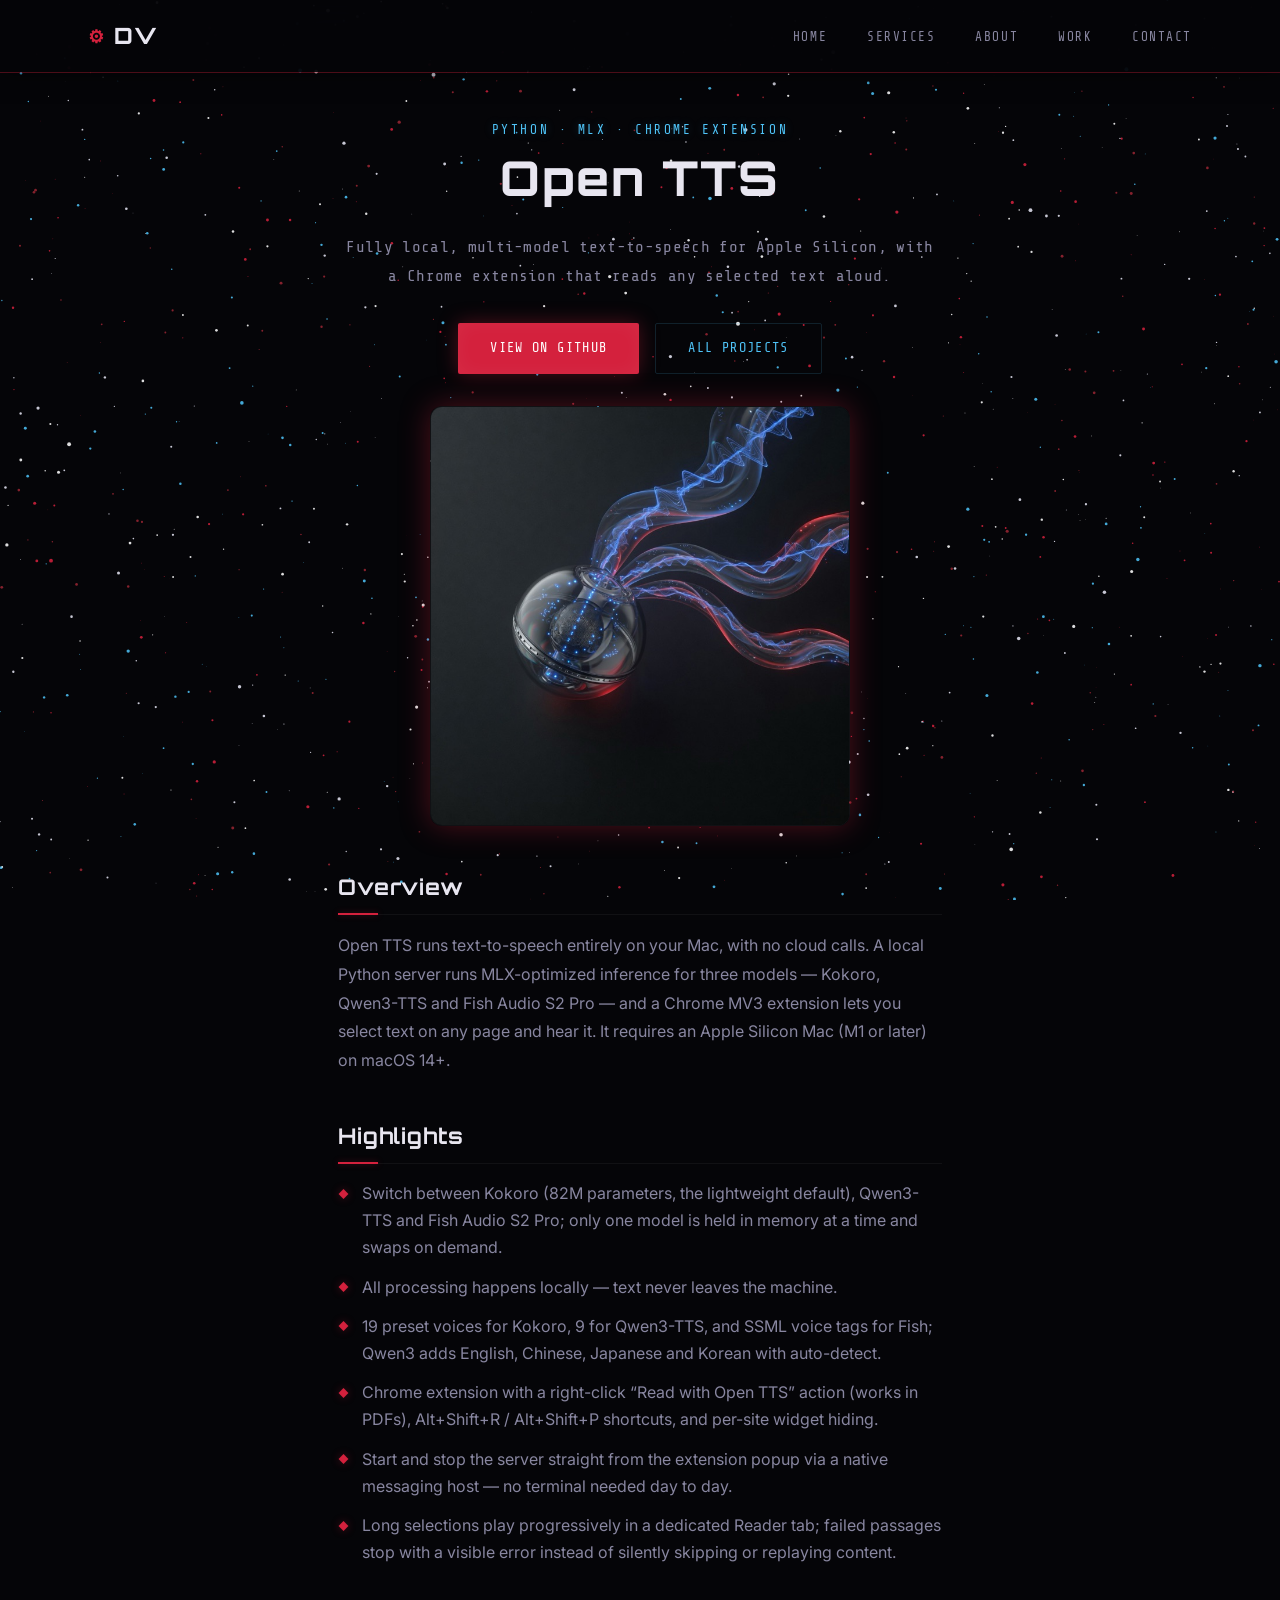
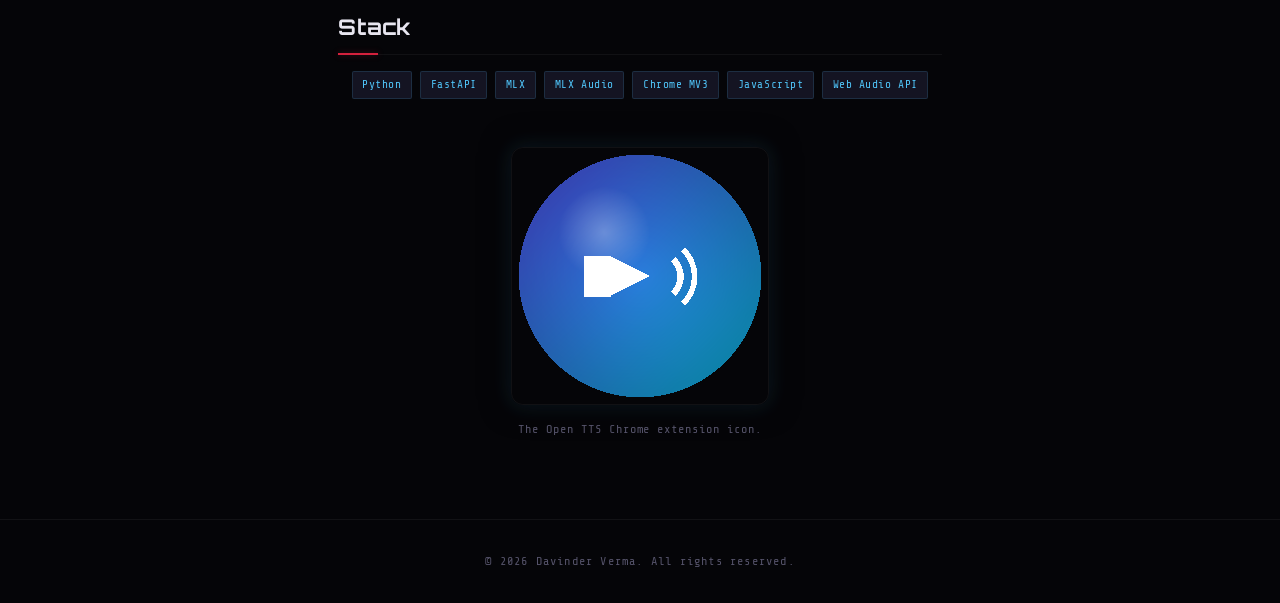
<file: project-open-tts.html>
<!DOCTYPE html>
<html lang="en">
<head>
  <meta charset="UTF-8" />
  <meta name="viewport" content="width=device-width, initial-scale=1" />
  <title>Open TTS — Davinder Verma</title>
  <link rel="preconnect" href="https://fonts.googleapis.com" />
  <link rel="preconnect" href="https://fonts.gstatic.com" crossorigin />
  <link href="https://fonts.googleapis.com/css2?family=Inter:wght@400;500&family=Orbitron:wght@700;800;900&family=Share+Tech+Mono&display=swap" rel="stylesheet" />
  <meta name="description" content="Fully local, multi-model text-to-speech for Apple Silicon, with a Chrome extension. Kokoro, Qwen3-TTS and Fish Audio S2 Pro via MLX." />
  <meta property="og:title" content="Open TTS — Davinder Verma" />
  <meta property="og:description" content="Fully local, multi-model text-to-speech for Apple Silicon, with a Chrome extension. Kokoro, Qwen3-TTS and Fish Audio S2 Pro via MLX." />
  <meta property="og:type" content="website" />
  <meta property="og:image" content="https://davinderverma.ca/img/projects/open-tts-cover.jpg" />
  <meta name="twitter:card" content="summary_large_image" />
  <meta name="twitter:title" content="Open TTS — Davinder Verma" />
  <meta name="twitter:description" content="Fully local, multi-model text-to-speech for Apple Silicon, with a Chrome extension. Kokoro, Qwen3-TTS and Fish Audio S2 Pro via MLX." />
  <meta name="twitter:image" content="https://davinderverma.ca/img/projects/open-tts-cover.jpg" />
  <link rel="icon" type="image/svg+xml" href="favicon.svg" />
  <link rel="stylesheet" href="css/style.css?v=20260929b" />
</head>
<body>
  <div class="cursor-glow" id="cursorGlow"></div>
  <div class="scroll-progress" id="scrollProgress"></div>
  <canvas id="starfield" class="starfield-canvas" aria-hidden="true"></canvas>

  <nav class="nav scrolled" id="nav" data-static-nav>
    <div class="nav-inner">
      <a href="index.html" class="nav-logo"><span class="logo-icon">&#9881;</span> DV</a>
      <button class="nav-toggle" id="navToggle" aria-label="Toggle navigation" aria-expanded="false">
        <span></span><span></span><span></span>
      </button>
      <ul class="nav-links" id="navLinks">
        <li><a href="index.html" class="nav-link">Home</a></li>
        <li><a href="index.html#services" class="nav-link">Services</a></li>
        <li><a href="index.html#about" class="nav-link">About</a></li>
        <li><a href="index.html#work" class="nav-link">Work</a></li>
        <li><a href="index.html#contact" class="nav-link">Contact</a></li>
      </ul>
    </div>
  </nav>

  <main class="portfolio-detail">
    <div class="portfolio-detail-hero reveal">
      <p class="eyebrow">Python · MLX · Chrome Extension</p>
      <h1>Open TTS</h1>
      <p class="portfolio-detail-lead">Fully local, multi-model text-to-speech for Apple Silicon, with a Chrome extension that reads any selected text aloud.</p>
      <div class="portfolio-detail-links">
        <a href="https://github.com/shersingh7/open-tts" class="btn btn-sith" target="_blank" rel="noopener">View on GitHub</a>
        <a href="index.html#work" class="btn btn-ghost">All Projects</a>
      </div>
    </div>
    <div class="portfolio-detail-body reveal">
      <img class="portfolio-detail-cover" src="img/projects/open-tts-cover.jpg" width="720" height="720" alt="Abstract cover art for Open TTS" loading="lazy" decoding="async" />
      <h2>Overview</h2>
      <p>Open TTS runs text-to-speech entirely on your Mac, with no cloud calls. A local Python server runs MLX-optimized inference for three models — Kokoro, Qwen3-TTS and Fish Audio S2 Pro — and a Chrome MV3 extension lets you select text on any page and hear it. It requires an Apple Silicon Mac (M1 or later) on macOS 14+.</p>
      <h2>Highlights</h2>
      <ul class="portfolio-detail-highlights">
        <li>Switch between Kokoro (82M parameters, the lightweight default), Qwen3-TTS and Fish Audio S2 Pro; only one model is held in memory at a time and swaps on demand.</li>
        <li>All processing happens locally — text never leaves the machine.</li>
        <li>19 preset voices for Kokoro, 9 for Qwen3-TTS, and SSML voice tags for Fish; Qwen3 adds English, Chinese, Japanese and Korean with auto-detect.</li>
        <li>Chrome extension with a right-click “Read with Open TTS” action (works in PDFs), Alt+Shift+R / Alt+Shift+P shortcuts, and per-site widget hiding.</li>
        <li>Start and stop the server straight from the extension popup via a native messaging host — no terminal needed day to day.</li>
        <li>Long selections play progressively in a dedicated Reader tab; failed passages stop with a visible error instead of silently skipping or replaying content.</li>
      </ul>
      <h2>Stack</h2>
      <div class="service-tags portfolio-detail-stack"><span>Python</span><span>FastAPI</span><span>MLX</span><span>MLX Audio</span><span>Chrome MV3</span><span>JavaScript</span><span>Web Audio API</span></div>
      <figure class="portfolio-detail-figure">
        <img src="img/projects/open-tts-icon.png" width="256" height="256" alt="Open TTS Chrome extension icon" loading="lazy" decoding="async" />
        <figcaption>The Open TTS Chrome extension icon.</figcaption>
      </figure>
    </div>
    <footer class="footer portfolio-detail-footer">
      <div class="container">
        <p>&copy; 2026 Davinder Verma. All rights reserved.</p>
      </div>
    </footer>
  </main>

  <div class="lightbox" id="lightbox" role="dialog" aria-modal="true">
    <button class="lightbox-close" id="lightboxClose" aria-label="Close">&times;</button>
    <img class="lightbox-img" id="lightboxImg" alt="" />
  </div>

  <script src="js/script.js?v=20260929b" defer></script>
</body>
</html>
</file>
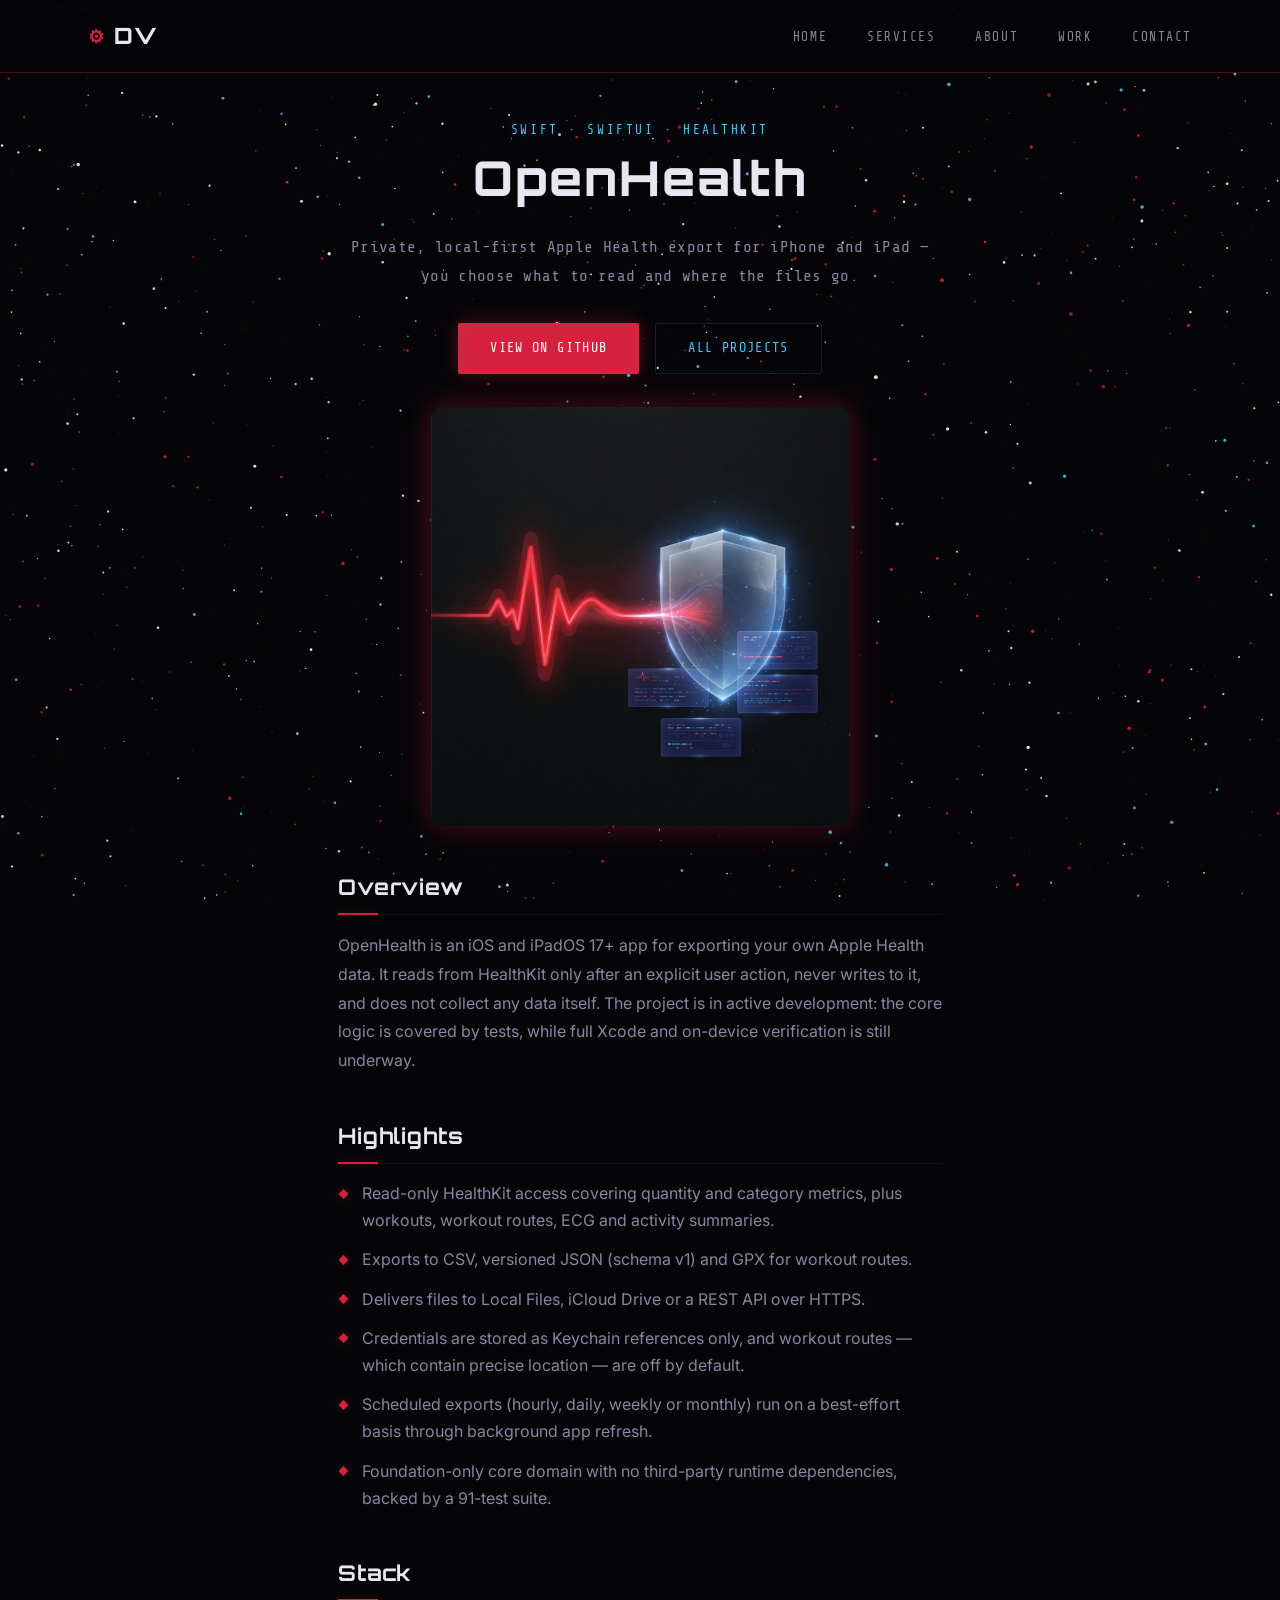
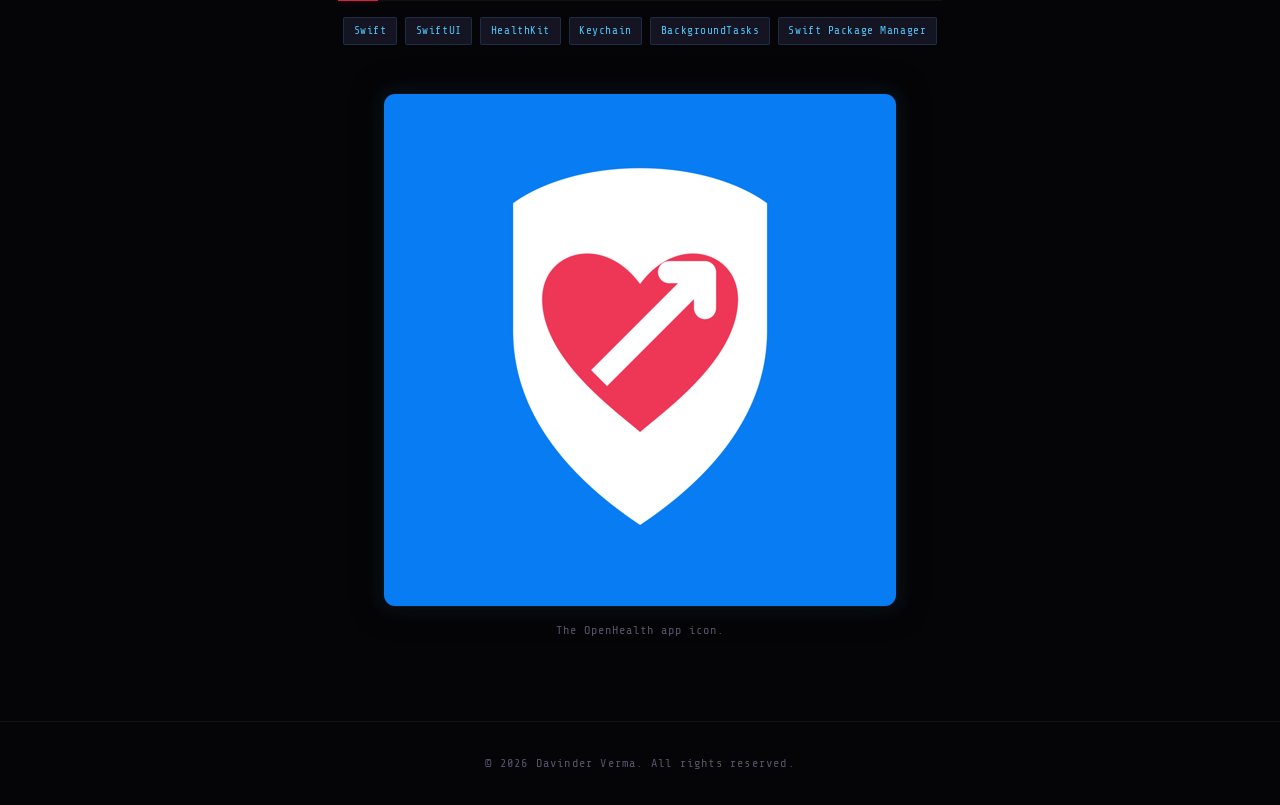
<file: project-openhealth.html>
<!DOCTYPE html>
<html lang="en">
<head>
  <meta charset="UTF-8" />
  <meta name="viewport" content="width=device-width, initial-scale=1" />
  <title>OpenHealth — Davinder Verma</title>
  <link rel="preconnect" href="https://fonts.googleapis.com" />
  <link rel="preconnect" href="https://fonts.gstatic.com" crossorigin />
  <link href="https://fonts.googleapis.com/css2?family=Inter:wght@400;500&family=Orbitron:wght@700;800;900&family=Share+Tech+Mono&display=swap" rel="stylesheet" />
  <meta name="description" content="Private, local-first Apple Health export for iPhone and iPad. Read-only HealthKit access with CSV, JSON and GPX export." />
  <meta property="og:title" content="OpenHealth — Davinder Verma" />
  <meta property="og:description" content="Private, local-first Apple Health export for iPhone and iPad. Read-only HealthKit access with CSV, JSON and GPX export." />
  <meta property="og:type" content="website" />
  <meta property="og:image" content="https://davinderverma.ca/img/projects/openhealth-cover.jpg" />
  <meta name="twitter:card" content="summary_large_image" />
  <meta name="twitter:title" content="OpenHealth — Davinder Verma" />
  <meta name="twitter:description" content="Private, local-first Apple Health export for iPhone and iPad. Read-only HealthKit access with CSV, JSON and GPX export." />
  <meta name="twitter:image" content="https://davinderverma.ca/img/projects/openhealth-cover.jpg" />
  <link rel="icon" type="image/svg+xml" href="favicon.svg" />
  <link rel="stylesheet" href="css/style.css?v=20260929b" />
</head>
<body>
  <div class="cursor-glow" id="cursorGlow"></div>
  <div class="scroll-progress" id="scrollProgress"></div>
  <canvas id="starfield" class="starfield-canvas" aria-hidden="true"></canvas>

  <nav class="nav scrolled" id="nav" data-static-nav>
    <div class="nav-inner">
      <a href="index.html" class="nav-logo"><span class="logo-icon">&#9881;</span> DV</a>
      <button class="nav-toggle" id="navToggle" aria-label="Toggle navigation" aria-expanded="false">
        <span></span><span></span><span></span>
      </button>
      <ul class="nav-links" id="navLinks">
        <li><a href="index.html" class="nav-link">Home</a></li>
        <li><a href="index.html#services" class="nav-link">Services</a></li>
        <li><a href="index.html#about" class="nav-link">About</a></li>
        <li><a href="index.html#work" class="nav-link">Work</a></li>
        <li><a href="index.html#contact" class="nav-link">Contact</a></li>
      </ul>
    </div>
  </nav>

  <main class="portfolio-detail">
    <div class="portfolio-detail-hero reveal">
      <p class="eyebrow">Swift · SwiftUI · HealthKit</p>
      <h1>OpenHealth</h1>
      <p class="portfolio-detail-lead">Private, local-first Apple Health export for iPhone and iPad — you choose what to read and where the files go.</p>
      <div class="portfolio-detail-links">
        <a href="https://github.com/shersingh7/OpenHealth" class="btn btn-sith" target="_blank" rel="noopener">View on GitHub</a>
        <a href="index.html#work" class="btn btn-ghost">All Projects</a>
      </div>
    </div>
    <div class="portfolio-detail-body reveal">
      <img class="portfolio-detail-cover" src="img/projects/openhealth-cover.jpg" width="720" height="720" alt="Abstract cover art for OpenHealth" loading="lazy" decoding="async" />
      <h2>Overview</h2>
      <p>OpenHealth is an iOS and iPadOS 17+ app for exporting your own Apple Health data. It reads from HealthKit only after an explicit user action, never writes to it, and does not collect any data itself. The project is in active development: the core logic is covered by tests, while full Xcode and on-device verification is still underway.</p>
      <h2>Highlights</h2>
      <ul class="portfolio-detail-highlights">
        <li>Read-only HealthKit access covering quantity and category metrics, plus workouts, workout routes, ECG and activity summaries.</li>
        <li>Exports to CSV, versioned JSON (schema v1) and GPX for workout routes.</li>
        <li>Delivers files to Local Files, iCloud Drive or a REST API over HTTPS.</li>
        <li>Credentials are stored as Keychain references only, and workout routes — which contain precise location — are off by default.</li>
        <li>Scheduled exports (hourly, daily, weekly or monthly) run on a best-effort basis through background app refresh.</li>
        <li>Foundation-only core domain with no third-party runtime dependencies, backed by a 91-test suite.</li>
      </ul>
      <h2>Stack</h2>
      <div class="service-tags portfolio-detail-stack"><span>Swift</span><span>SwiftUI</span><span>HealthKit</span><span>Keychain</span><span>BackgroundTasks</span><span>Swift Package Manager</span></div>
      <figure class="portfolio-detail-figure">
        <img src="img/projects/openhealth-icon.png" width="512" height="512" alt="OpenHealth app icon" loading="lazy" decoding="async" />
        <figcaption>The OpenHealth app icon.</figcaption>
      </figure>
    </div>
    <footer class="footer portfolio-detail-footer">
      <div class="container">
        <p>&copy; 2026 Davinder Verma. All rights reserved.</p>
      </div>
    </footer>
  </main>

  <div class="lightbox" id="lightbox" role="dialog" aria-modal="true">
    <button class="lightbox-close" id="lightboxClose" aria-label="Close">&times;</button>
    <img class="lightbox-img" id="lightboxImg" alt="" />
  </div>

  <script src="js/script.js?v=20260929b" defer></script>
</body>
</html>
</file>
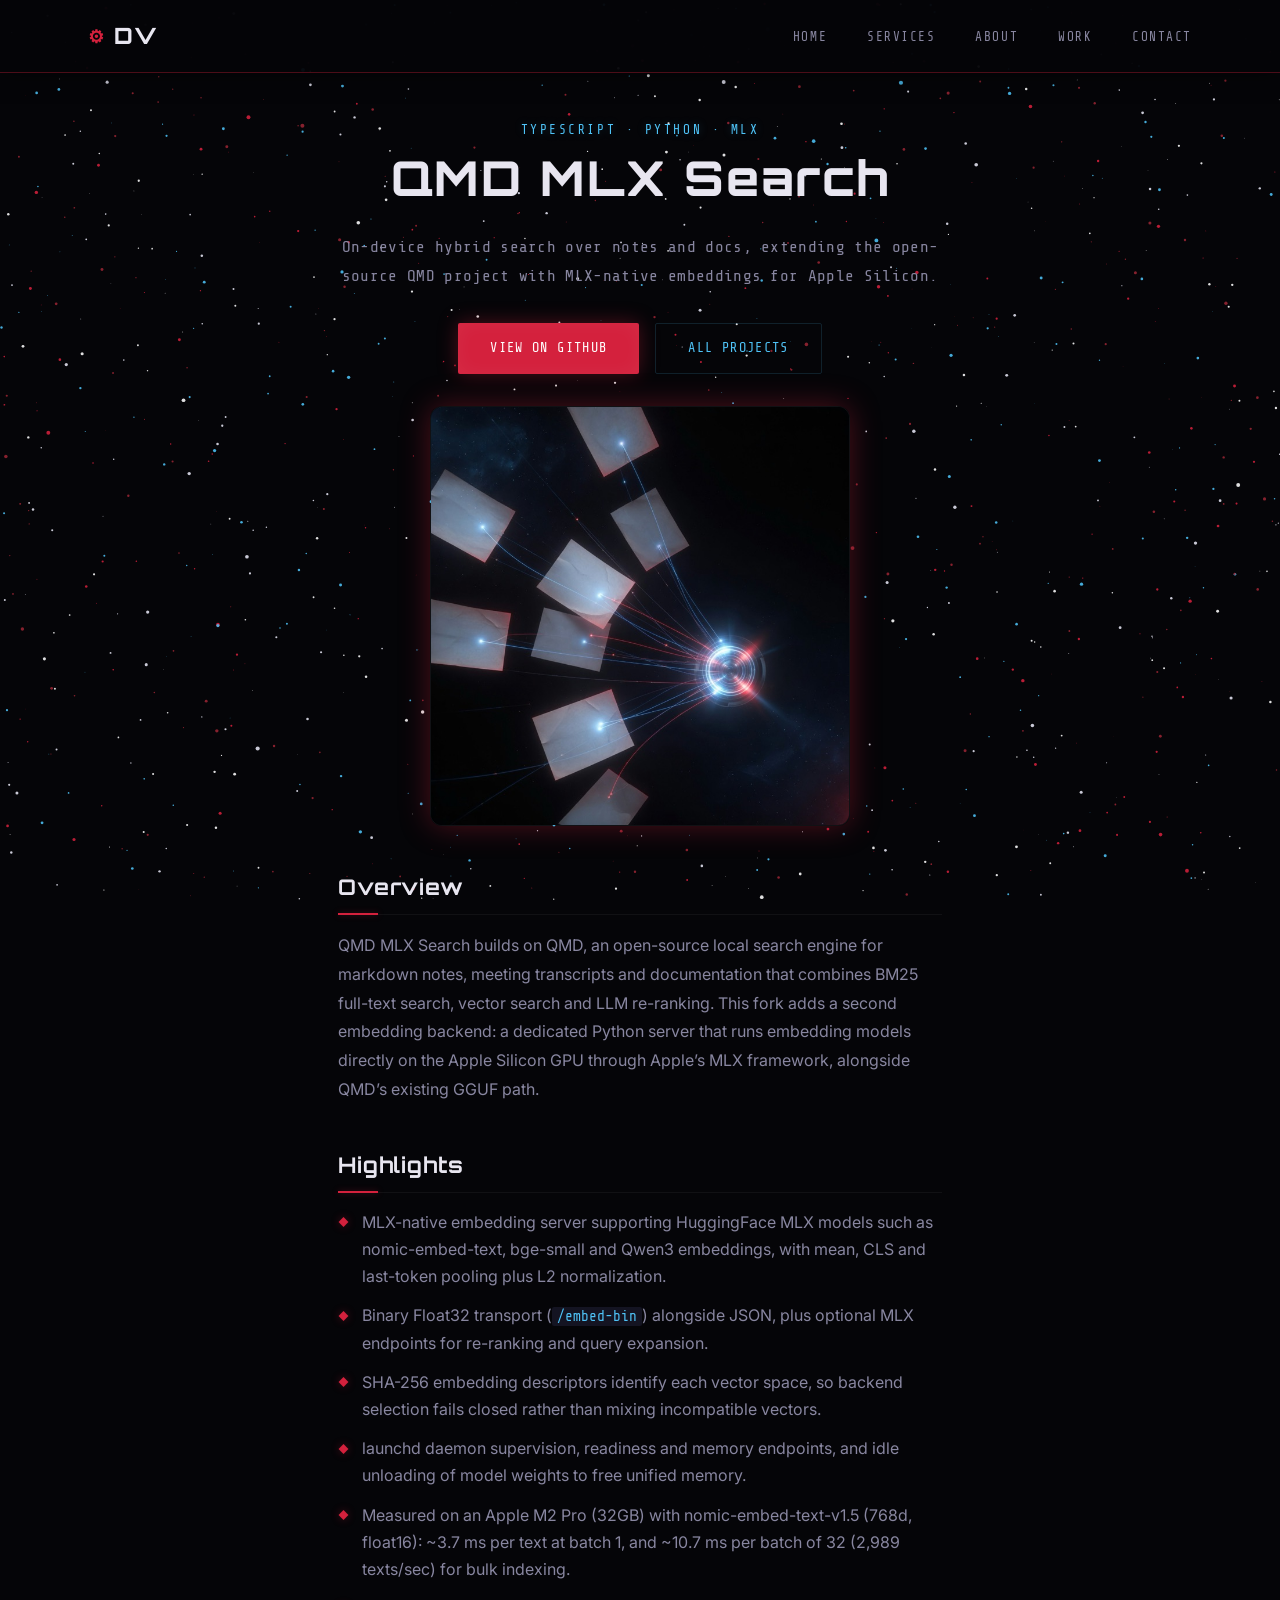
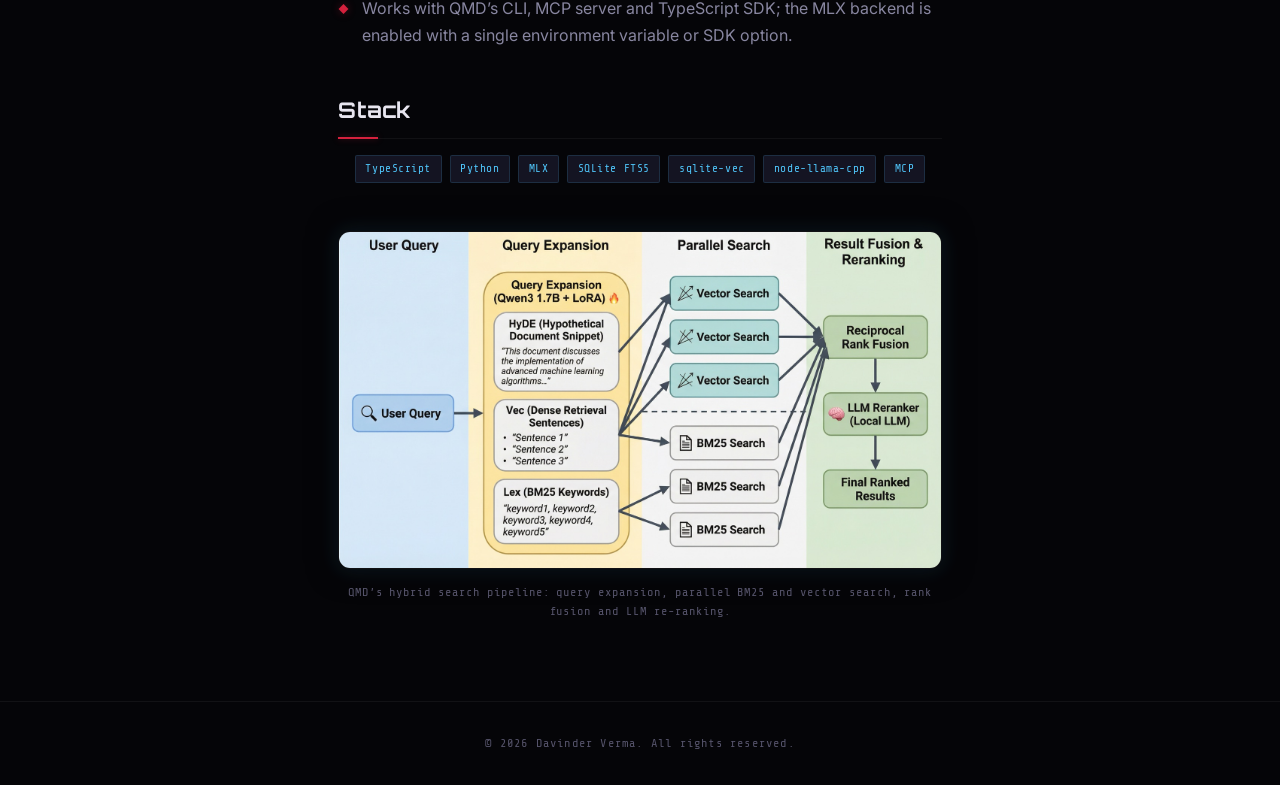
<file: project-qmd-mlx-search.html>
<!DOCTYPE html>
<html lang="en">
<head>
  <meta charset="UTF-8" />
  <meta name="viewport" content="width=device-width, initial-scale=1" />
  <title>QMD MLX Search — Davinder Verma</title>
  <link rel="preconnect" href="https://fonts.googleapis.com" />
  <link rel="preconnect" href="https://fonts.gstatic.com" crossorigin />
  <link href="https://fonts.googleapis.com/css2?family=Inter:wght@400;500&family=Orbitron:wght@700;800;900&family=Share+Tech+Mono&display=swap" rel="stylesheet" />
  <meta name="description" content="On-device hybrid search over notes and docs, with MLX-native embeddings. Builds on the open-source QMD project." />
  <meta property="og:title" content="QMD MLX Search — Davinder Verma" />
  <meta property="og:description" content="On-device hybrid search over notes and docs, with MLX-native embeddings. Builds on the open-source QMD project." />
  <meta property="og:type" content="website" />
  <meta property="og:image" content="https://davinderverma.ca/img/projects/qmd-mlx-search-cover.jpg" />
  <meta name="twitter:card" content="summary_large_image" />
  <meta name="twitter:title" content="QMD MLX Search — Davinder Verma" />
  <meta name="twitter:description" content="On-device hybrid search over notes and docs, with MLX-native embeddings. Builds on the open-source QMD project." />
  <meta name="twitter:image" content="https://davinderverma.ca/img/projects/qmd-mlx-search-cover.jpg" />
  <link rel="icon" type="image/svg+xml" href="favicon.svg" />
  <link rel="stylesheet" href="css/style.css?v=20260929b" />
</head>
<body>
  <div class="cursor-glow" id="cursorGlow"></div>
  <div class="scroll-progress" id="scrollProgress"></div>
  <canvas id="starfield" class="starfield-canvas" aria-hidden="true"></canvas>

  <nav class="nav scrolled" id="nav" data-static-nav>
    <div class="nav-inner">
      <a href="index.html" class="nav-logo"><span class="logo-icon">&#9881;</span> DV</a>
      <button class="nav-toggle" id="navToggle" aria-label="Toggle navigation" aria-expanded="false">
        <span></span><span></span><span></span>
      </button>
      <ul class="nav-links" id="navLinks">
        <li><a href="index.html" class="nav-link">Home</a></li>
        <li><a href="index.html#services" class="nav-link">Services</a></li>
        <li><a href="index.html#about" class="nav-link">About</a></li>
        <li><a href="index.html#work" class="nav-link">Work</a></li>
        <li><a href="index.html#contact" class="nav-link">Contact</a></li>
      </ul>
    </div>
  </nav>

  <main class="portfolio-detail">
    <div class="portfolio-detail-hero reveal">
      <p class="eyebrow">TypeScript · Python · MLX</p>
      <h1>QMD MLX Search</h1>
      <p class="portfolio-detail-lead">On-device hybrid search over notes and docs, extending the open-source QMD project with MLX-native embeddings for Apple Silicon.</p>
      <div class="portfolio-detail-links">
        <a href="https://github.com/shersingh7/qmd-mlx-search" class="btn btn-sith" target="_blank" rel="noopener">View on GitHub</a>
        <a href="index.html#work" class="btn btn-ghost">All Projects</a>
      </div>
    </div>
    <div class="portfolio-detail-body reveal">
      <img class="portfolio-detail-cover" src="img/projects/qmd-mlx-search-cover.jpg" width="720" height="720" alt="Abstract cover art for QMD MLX Search" loading="lazy" decoding="async" />
      <h2>Overview</h2>
      <p>QMD MLX Search builds on <a href="https://github.com/tobi/qmd" target="_blank" rel="noopener">QMD</a>, an open-source local search engine for markdown notes, meeting transcripts and documentation that combines BM25 full-text search, vector search and LLM re-ranking. This fork adds a second embedding backend: a dedicated Python server that runs embedding models directly on the Apple Silicon GPU through Apple’s MLX framework, alongside QMD’s existing GGUF path.</p>
      <h2>Highlights</h2>
      <ul class="portfolio-detail-highlights">
        <li>MLX-native embedding server supporting HuggingFace MLX models such as nomic-embed-text, bge-small and Qwen3 embeddings, with mean, CLS and last-token pooling plus L2 normalization.</li>
        <li>Binary Float32 transport (<code>/embed-bin</code>) alongside JSON, plus optional MLX endpoints for re-ranking and query expansion.</li>
        <li>SHA-256 embedding descriptors identify each vector space, so backend selection fails closed rather than mixing incompatible vectors.</li>
        <li>launchd daemon supervision, readiness and memory endpoints, and idle unloading of model weights to free unified memory.</li>
        <li>Measured on an Apple M2 Pro (32GB) with nomic-embed-text-v1.5 (768d, float16): ~3.7 ms per text at batch 1, and ~10.7 ms per batch of 32 (2,989 texts/sec) for bulk indexing.</li>
        <li>Works with QMD’s CLI, MCP server and TypeScript SDK; the MLX backend is enabled with a single environment variable or SDK option.</li>
      </ul>
      <h2>Stack</h2>
      <div class="service-tags portfolio-detail-stack"><span>TypeScript</span><span>Python</span><span>MLX</span><span>SQLite FTS5</span><span>sqlite-vec</span><span>node-llama-cpp</span><span>MCP</span></div>
      <figure class="portfolio-detail-figure">
        <img src="img/projects/qmd-architecture.jpg" width="1600" height="893" alt="Diagram of the QMD hybrid search pipeline: query expansion, BM25 and vector retrieval, RRF fusion and LLM re-ranking" loading="lazy" decoding="async" />
        <figcaption>QMD’s hybrid search pipeline: query expansion, parallel BM25 and vector search, rank fusion and LLM re-ranking.</figcaption>
      </figure>
    </div>
    <footer class="footer portfolio-detail-footer">
      <div class="container">
        <p>&copy; 2026 Davinder Verma. All rights reserved.</p>
      </div>
    </footer>
  </main>

  <div class="lightbox" id="lightbox" role="dialog" aria-modal="true">
    <button class="lightbox-close" id="lightboxClose" aria-label="Close">&times;</button>
    <img class="lightbox-img" id="lightboxImg" alt="" />
  </div>

  <script src="js/script.js?v=20260929b" defer></script>
</body>
</html>
</file>
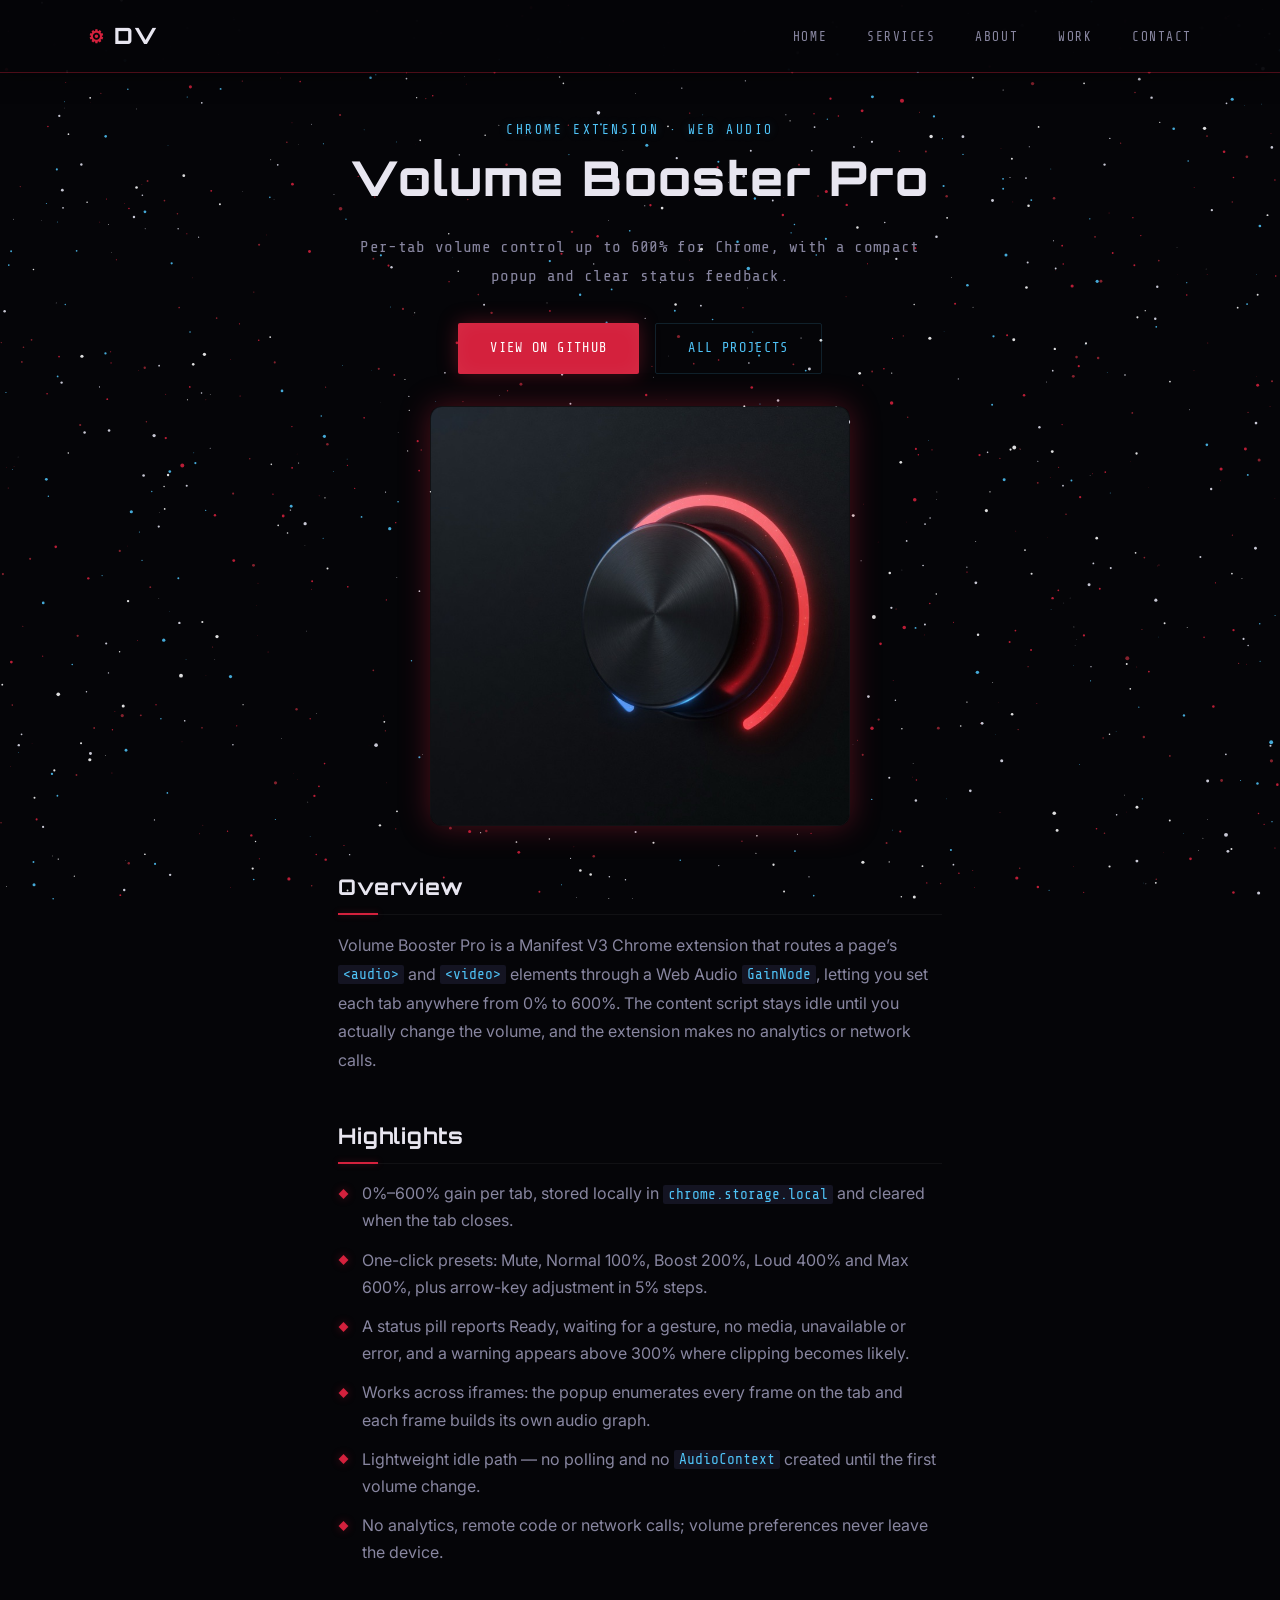
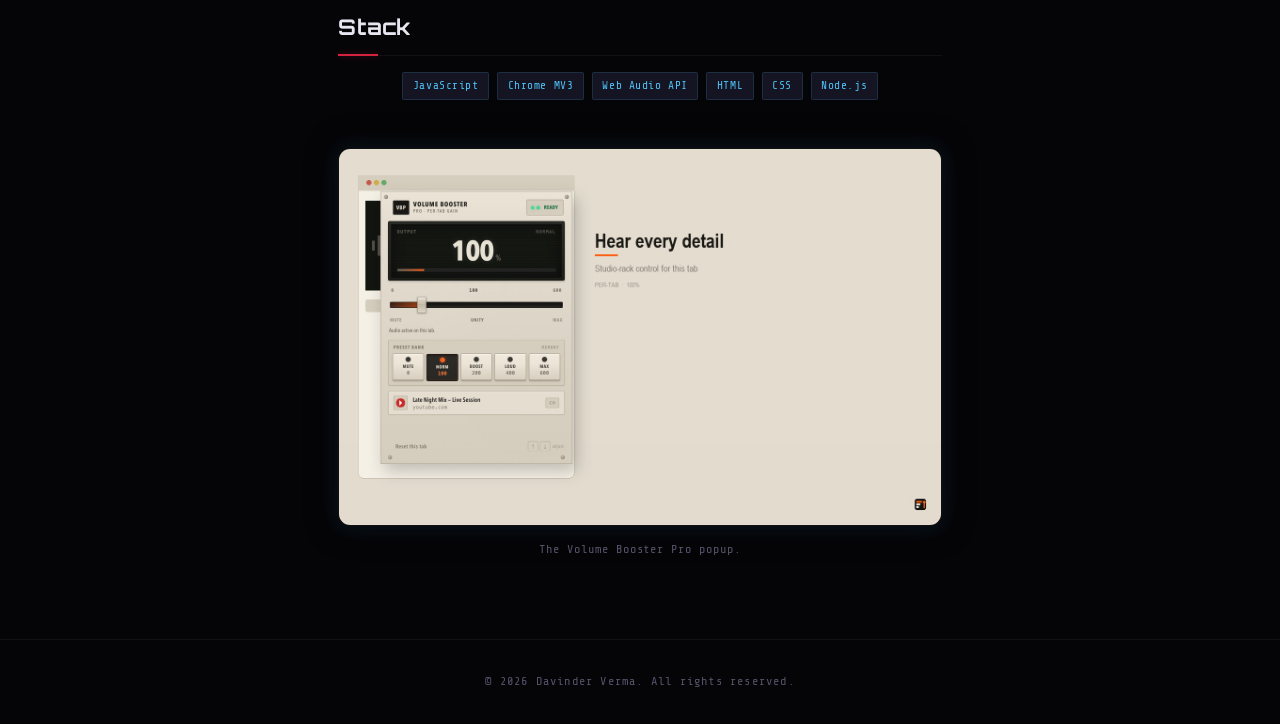
<file: project-volume-booster-pro.html>
<!DOCTYPE html>
<html lang="en">
<head>
  <meta charset="UTF-8" />
  <meta name="viewport" content="width=device-width, initial-scale=1" />
  <title>Volume Booster Pro — Davinder Verma</title>
  <link rel="preconnect" href="https://fonts.googleapis.com" />
  <link rel="preconnect" href="https://fonts.gstatic.com" crossorigin />
  <link href="https://fonts.googleapis.com/css2?family=Inter:wght@400;500&family=Orbitron:wght@700;800;900&family=Share+Tech+Mono&display=swap" rel="stylesheet" />
  <meta name="description" content="A Manifest V3 Chrome extension for per-tab volume control from 0% to 600%, built on the Web Audio API." />
  <meta property="og:title" content="Volume Booster Pro — Davinder Verma" />
  <meta property="og:description" content="A Manifest V3 Chrome extension for per-tab volume control from 0% to 600%, built on the Web Audio API." />
  <meta property="og:type" content="website" />
  <meta property="og:image" content="https://davinderverma.ca/img/projects/volume-booster-pro-cover.jpg" />
  <meta name="twitter:card" content="summary_large_image" />
  <meta name="twitter:title" content="Volume Booster Pro — Davinder Verma" />
  <meta name="twitter:description" content="A Manifest V3 Chrome extension for per-tab volume control from 0% to 600%, built on the Web Audio API." />
  <meta name="twitter:image" content="https://davinderverma.ca/img/projects/volume-booster-pro-cover.jpg" />
  <link rel="icon" type="image/svg+xml" href="favicon.svg" />
  <link rel="stylesheet" href="css/style.css?v=20260929b" />
</head>
<body>
  <div class="cursor-glow" id="cursorGlow"></div>
  <div class="scroll-progress" id="scrollProgress"></div>
  <canvas id="starfield" class="starfield-canvas" aria-hidden="true"></canvas>

  <nav class="nav scrolled" id="nav" data-static-nav>
    <div class="nav-inner">
      <a href="index.html" class="nav-logo"><span class="logo-icon">&#9881;</span> DV</a>
      <button class="nav-toggle" id="navToggle" aria-label="Toggle navigation" aria-expanded="false">
        <span></span><span></span><span></span>
      </button>
      <ul class="nav-links" id="navLinks">
        <li><a href="index.html" class="nav-link">Home</a></li>
        <li><a href="index.html#services" class="nav-link">Services</a></li>
        <li><a href="index.html#about" class="nav-link">About</a></li>
        <li><a href="index.html#work" class="nav-link">Work</a></li>
        <li><a href="index.html#contact" class="nav-link">Contact</a></li>
      </ul>
    </div>
  </nav>

  <main class="portfolio-detail">
    <div class="portfolio-detail-hero reveal">
      <p class="eyebrow">Chrome Extension · Web Audio</p>
      <h1>Volume Booster Pro</h1>
      <p class="portfolio-detail-lead">Per-tab volume control up to 600% for Chrome, with a compact popup and clear status feedback.</p>
      <div class="portfolio-detail-links">
        <a href="https://github.com/shersingh7/volume-booster-pro" class="btn btn-sith" target="_blank" rel="noopener">View on GitHub</a>
        <a href="index.html#work" class="btn btn-ghost">All Projects</a>
      </div>
    </div>
    <div class="portfolio-detail-body reveal">
      <img class="portfolio-detail-cover" src="img/projects/volume-booster-pro-cover.jpg" width="720" height="720" alt="Abstract cover art for Volume Booster Pro" loading="lazy" decoding="async" />
      <h2>Overview</h2>
      <p>Volume Booster Pro is a Manifest V3 Chrome extension that routes a page’s <code>&lt;audio&gt;</code> and <code>&lt;video&gt;</code> elements through a Web Audio <code>GainNode</code>, letting you set each tab anywhere from 0% to 600%. The content script stays idle until you actually change the volume, and the extension makes no analytics or network calls.</p>
      <h2>Highlights</h2>
      <ul class="portfolio-detail-highlights">
        <li>0%–600% gain per tab, stored locally in <code>chrome.storage.local</code> and cleared when the tab closes.</li>
        <li>One-click presets: Mute, Normal 100%, Boost 200%, Loud 400% and Max 600%, plus arrow-key adjustment in 5% steps.</li>
        <li>A status pill reports Ready, waiting for a gesture, no media, unavailable or error, and a warning appears above 300% where clipping becomes likely.</li>
        <li>Works across iframes: the popup enumerates every frame on the tab and each frame builds its own audio graph.</li>
        <li>Lightweight idle path — no polling and no <code>AudioContext</code> created until the first volume change.</li>
        <li>No analytics, remote code or network calls; volume preferences never leave the device.</li>
      </ul>
      <h2>Stack</h2>
      <div class="service-tags portfolio-detail-stack"><span>JavaScript</span><span>Chrome MV3</span><span>Web Audio API</span><span>HTML</span><span>CSS</span><span>Node.js</span></div>
      <figure class="portfolio-detail-figure">
        <img src="img/projects/volume-booster-pro-screenshot.jpg" width="1280" height="800" alt="Volume Booster Pro popup showing the volume slider, presets and status pill" loading="lazy" decoding="async" />
        <figcaption>The Volume Booster Pro popup.</figcaption>
      </figure>
    </div>
    <footer class="footer portfolio-detail-footer">
      <div class="container">
        <p>&copy; 2026 Davinder Verma. All rights reserved.</p>
      </div>
    </footer>
  </main>

  <div class="lightbox" id="lightbox" role="dialog" aria-modal="true">
    <button class="lightbox-close" id="lightboxClose" aria-label="Close">&times;</button>
    <img class="lightbox-img" id="lightboxImg" alt="" />
  </div>

  <script src="js/script.js?v=20260929b" defer></script>
</body>
</html>
</file>
<file: css/style.css>
/* ============================================
   DAVINDER VERMA — PORTFOLIO
   Dark theme with red, blue and gold accents
   ============================================ */

/* --- Design Tokens --- */
:root {
  --bg:          #050508;
  --bg-raised:   #0a0a12;
  --bg-card:     #0e0e18;
  --surface:     #141422;

  --text:        #e8e6f0;
  --text-muted:  #8886a0;
  --text-dim:    #55536a;

  --sith:        #d4213d;
  --sith-dark:   #8b1528;
  --sith-glow:   rgba(212, 33, 61, 0.35);

  --holo:        #4fc3f7;
  --holo-dim:    rgba(79, 195, 247, 0.15);
  --holo-glow:   rgba(79, 195, 247, 0.25);

  --gold:        #ffd700;
  --gold-dim:    rgba(255, 215, 0, 0.12);

  --border:      rgba(255, 255, 255, 0.05);
  --border-holo:  rgba(79, 195, 247, 0.15);

  --font-display: 'Orbitron', sans-serif;
  --font-mono:    'Share Tech Mono', monospace;
  --font-body:    'Inter', sans-serif;

  --radius-sm:  6px;
  --radius-md:  12px;
  --radius-lg:  20px;

  --ease-out:     cubic-bezier(0.16, 1, 0.3, 1);
  --ease-in-out:  cubic-bezier(0.65, 0, 0.35, 1);
  --ease-elastic: cubic-bezier(0.68, -0.55, 0.27, 1.55);

  --nav-height: 72px;
}

/* --- Reset --- */
*, *::before, *::after { margin: 0; padding: 0; box-sizing: border-box; }
html { -webkit-font-smoothing: antialiased; overflow-x: clip; }
body { font-family: var(--font-body); background: var(--bg); color: var(--text); line-height: 1.6; overflow-x: hidden; }
img { display: block; max-width: 100%; height: auto; }
a { color: inherit; text-decoration: none; }
ul { list-style: none; }

/* --- Scroll Progress Bar --- */
.scroll-progress {
  position: fixed; top: 0; left: 0; height: 2px; width: 100%;
  background: linear-gradient(90deg, var(--sith), var(--holo));
  z-index: 9999; transform: scaleX(0); transform-origin: 0 50%;
}

/* --- Custom Cursor --- */
.cursor-glow {
  position: fixed; width: 400px; height: 400px;
  border-radius: 50%; pointer-events: none; z-index: 9998;
  background: radial-gradient(circle, var(--sith-glow) 0%, transparent 70%);
  left: 0; top: 0;
  transform: translate3d(-200px, -200px, 0);
  transition: opacity 0.3s ease; opacity: 0;
  will-change: transform;
}
.cursor-glow.active { opacity: 1; }

/* --- Starfield Canvas --- */
.starfield-canvas {
  position: fixed; inset: 0; z-index: 0; pointer-events: none;
}

/* --- Utility --- */
.container { width: 100%; max-width: 1200px; margin: 0 auto; padding: 0 clamp(1.25rem, 4vw, 3rem); }
.section { padding: clamp(5rem, 12vw, 10rem) 0; position: relative; z-index: 1; }
.section-header { text-align: center; margin-bottom: clamp(3rem, 6vw, 5rem); }
.section-eyebrow {
  font-family: var(--font-mono); font-size: 0.75rem; font-weight: 400;
  letter-spacing: 0.25em; color: var(--sith); margin-bottom: 0.75rem;
}
.section-title {
  font-family: var(--font-display); font-size: clamp(2rem, 5vw, 3.5rem);
  font-weight: 800; line-height: 1.1; color: var(--text); letter-spacing: 0.02em;
}

/* --- Reveal Animation --- */
.reveal {
  opacity: 0; transform: translateY(40px) scale(0.97);
  transition: opacity 0.8s var(--ease-out), transform 0.8s var(--ease-out);
}
.reveal.visible { opacity: 1; transform: translateY(0) scale(1); }

/* --- Buttons --- */
.btn {
  display: inline-flex; align-items: center; justify-content: center; gap: 0.5rem;
  font-family: var(--font-mono); font-size: 0.85rem; font-weight: 400;
  padding: 0.85rem 2rem; border-radius: 2px; border: none; cursor: pointer;
  text-transform: uppercase; letter-spacing: 0.1em;
  transition: all 0.3s var(--ease-out); position: relative; overflow: hidden;
}
.btn-sith {
  background: var(--sith); color: #fff;
  box-shadow: 0 0 20px var(--sith-glow), inset 0 0 20px rgba(255,255,255,0.05);
}
.btn-sith:hover {
  transform: translateY(-2px);
  box-shadow: 0 0 40px var(--sith-glow), 0 4px 20px rgba(0,0,0,0.5), inset 0 0 20px rgba(255,255,255,0.1);
}
.btn-sith::before {
  content: ''; position: absolute; inset: 0;
  background: linear-gradient(90deg, transparent, rgba(255,255,255,0.15), transparent);
  transform: translateX(-100%); transition: transform 0.6s ease;
}
.btn-sith:hover::before { transform: translateX(100%); }
.btn-ghost {
  background: transparent; color: var(--holo); border: 1px solid var(--holo-dim);
}
.btn-ghost:hover {
  border-color: var(--holo); color: #fff;
  box-shadow: 0 0 20px var(--holo-glow);
  transform: translateY(-2px);
}

/* ============================================
   Navigation
   ============================================ */
.nav {
  position: fixed; top: 0; left: 0; right: 0; z-index: 1000;
  height: var(--nav-height); display: flex; align-items: center;
  transition: all 0.4s ease;
  background: transparent;
}
.nav.scrolled {
  background: rgba(5, 5, 8, 0.9);
  backdrop-filter: blur(20px); -webkit-backdrop-filter: blur(20px);
  box-shadow: 0 1px 0 var(--sith-glow), 0 2px 20px rgba(0,0,0,0.5);
}
.nav-inner {
  width: 100%; max-width: 1200px; margin: 0 auto;
  padding: 0 clamp(1.25rem, 4vw, 3rem);
  display: flex; align-items: center; justify-content: space-between;
}
.nav-logo {
  font-family: var(--font-display); font-size: 1.4rem; font-weight: 800;
  color: var(--text); letter-spacing: 0.1em;
  display: flex; align-items: center; gap: 0.5rem;
}
.logo-icon { color: var(--sith); font-size: 1.1rem; animation: gearSpin 8s linear infinite; }
@keyframes gearSpin { from { transform: rotate(0deg); } to { transform: rotate(360deg); } }
.nav-logo:hover { color: var(--sith); }
.nav-links { display: flex; gap: 2.5rem; position: relative; }
.nav-link {
  font-family: var(--font-mono); font-size: 0.8rem; font-weight: 400;
  color: var(--text-muted); text-transform: uppercase; letter-spacing: 0.12em;
  transition: color 0.3s ease; position: relative; padding-bottom: 4px;
}
.nav-link::after {
  content: ''; position: absolute; bottom: 0; left: 0; width: 0; height: 2px;
  background: var(--sith); transition: width 0.3s var(--ease-out);
  box-shadow: 0 0 6px var(--sith-glow);
}
.nav-link:hover { color: var(--text); }
.nav-link:hover::after, .nav-link.active::after { width: 100%; }
.nav-link.active { color: var(--sith); }
.nav-indicator { display: none; }

/* Hamburger */
.nav-toggle {
  display: none; flex-direction: column; gap: 5px; background: none;
  border: none; cursor: pointer; padding: 4px; z-index: 1001;
}
.nav-toggle span {
  display: block; width: 24px; height: 2px; background: var(--holo);
  border-radius: 1px; transition: all 0.3s var(--ease-out); transform-origin: center;
}
.nav-toggle.active span:nth-child(1) { transform: translateY(7px) rotate(45deg); background: var(--sith); }
.nav-toggle.active span:nth-child(2) { opacity: 0; }
.nav-toggle.active span:nth-child(3) { transform: translateY(-7px) rotate(-45deg); background: var(--sith); }

/* ============================================
   Hero
   ============================================ */
.hero {
  position: relative; min-height: 100vh;
  display: flex; align-items: center; justify-content: center; overflow: hidden;
  z-index: 1;
}
.hero-overlay {
  position: absolute; inset: 0; z-index: 0;
  background:
    radial-gradient(ellipse 80% 60% at 50% 0%, var(--sith-glow) 0%, transparent 50%),
    radial-gradient(ellipse 40% 30% at 80% 80%, var(--holo-glow) 0%, transparent 40%),
    linear-gradient(180deg, var(--bg) 0%, transparent 30%, transparent 70%, var(--bg) 100%);
  animation: heroPulse 6s ease-in-out infinite alternate;
}
@keyframes heroPulse {
  0% { opacity: 0.8; }
  100% { opacity: 1; filter: brightness(1.2); }
}

.hero-content {
  position: relative; z-index: 2; text-align: center;
  max-width: 800px; padding: 0 1.5rem;
  animation: heroEntrance 1.2s var(--ease-out) 0.3s both;
}
@keyframes heroEntrance {
  from { opacity: 0; transform: translateY(60px) scale(0.9); filter: blur(10px); }
  to   { opacity: 1; transform: translateY(0) scale(1);     filter: blur(0); }
}

.hero-eyebrow {
  font-family: var(--font-mono); font-size: clamp(0.7rem, 1.5vw, 0.85rem);
  letter-spacing: 0.3em; color: var(--holo); margin-bottom: 1.5rem;
  text-shadow: 0 0 10px var(--holo-glow);
}
.hero-title {
  font-family: var(--font-display);  font-size: clamp(2.5rem, 8vw, 6rem);
  font-weight: 900; line-height: 0.95; letter-spacing: 0.04em;
  color: var(--text); margin-bottom: 1.5rem;
  text-shadow: 0 0 40px rgba(255,255,255,0.05);
}
.hero-title .char {
  display: inline-block;
  animation: charReveal 0.5s var(--ease-out) both;
}
@keyframes charReveal {
  from { opacity: 0; transform: translateY(20px); filter: blur(4px); color: var(--holo); }
  to   { opacity: 1; transform: translateY(0);   filter: blur(0);   color: var(--text); }
}

.hero-sub {
  font-family: var(--font-mono); font-size: clamp(0.85rem, 1.8vw, 1rem);
  color: var(--text-muted); max-width: 550px; margin: 0 auto 2.5rem;
  line-height: 1.8; letter-spacing: 0.02em;
}
.hero-actions { display: flex; gap: 1rem; justify-content: center; flex-wrap: wrap; }

/* Scanline overlay */
.hero::after {
  content: ''; position: absolute; inset: 0; z-index: 3; pointer-events: none;
  background: repeating-linear-gradient(
    0deg, transparent, transparent 2px, rgba(0,0,0,0.03) 2px, rgba(0,0,0,0.03) 4px
  );
}

/* Scroll hint */
.scroll-hint { position: absolute; bottom: 2rem; left: 50%; transform: translateX(-50%); z-index: 2; }
.scroll-hint span {
  display: block; width: 2px; height: 40px;
  background: linear-gradient(to bottom, var(--sith), transparent);
  border-radius: 1px; animation: scrollPulse 2s ease-in-out infinite;
}
@keyframes scrollPulse {
  0%, 100% { opacity: 0.3; transform: scaleY(0.6); }
  50%      { opacity: 1;   transform: scaleY(1);   }
}

/* ============================================
   Marquee
   ============================================ */
.marquee {
  position: relative; z-index: 1; overflow: hidden;
  padding: 1rem 0; border-top: 1px solid var(--border);
  border-bottom: 1px solid var(--border); background: var(--bg);
}
.marquee-track {
  display: flex; width: max-content;
  animation: marqueeScroll 30s linear infinite;
}
@keyframes marqueeScroll { from { transform: translateX(0); } to { transform: translateX(-50%); } }
.marquee-track span {
  font-family: var(--font-mono); font-size: 0.75rem; font-weight: 400;
  letter-spacing: 0.25em; color: var(--text-dim); white-space: nowrap; padding-right: 2rem;
}

/* ============================================
   Services
   ============================================ */
.services-section { background: var(--bg); }
.services-grid { display: grid; grid-template-columns: repeat(auto-fit, minmax(300px, 1fr)); gap: 1.5rem; }

.service-card {
  background: var(--bg-card); border: 1px solid var(--border);
  border-radius: var(--radius-md); padding: clamp(1.75rem, 3vw, 2.5rem);
  transition: all 0.4s var(--ease-out); position: relative; overflow: hidden;
  transform-style: preserve-3d; perspective: 800px;
}
.service-card-glow {
  position: absolute; inset: 0; opacity: 0;
  background: radial-gradient(circle at var(--glow-x, 50%) var(--glow-y, 50%), var(--sith-glow) 0%, transparent 60%);
  transition: opacity 0.4s ease; pointer-events: none;
}
.service-card:hover .service-card-glow { opacity: 1; }
.service-card:hover {
  border-color: var(--sith-dark);
  box-shadow: 0 20px 60px rgba(0,0,0,0.5), 0 0 30px var(--sith-glow);
}
.service-card::before {
  content: ''; position: absolute; top: 0; left: 0; right: 0; height: 2px;
  background: linear-gradient(90deg, transparent, var(--sith), transparent);
  opacity: 0; transition: opacity 0.4s ease;
}
.service-card:hover::before { opacity: 1; }

.service-icon {
  width: 48px; height: 48px; border-radius: var(--radius-sm);
  background: var(--sith-dark); display: flex; align-items: center; justify-content: center;
  margin-bottom: 1.5rem; color: var(--sith); font-size: 1.2rem;
  box-shadow: 0 0 15px var(--sith-glow); transition: all 0.3s ease;
}
.service-icon svg {
  width: 1.25rem; height: 1.25rem; fill: currentColor;
}
.service-card:hover .service-icon {
  box-shadow: 0 0 25px var(--sith-glow); transform: scale(1.1);
}
.service-card h3 {
  font-family: var(--font-display); font-size: 1.1rem; font-weight: 700;
  margin-bottom: 0.75rem; color: var(--text); letter-spacing: 0.02em;
}
.service-card p { color: var(--text-muted); font-size: 0.9rem; line-height: 1.7; margin-bottom: 1.25rem; }
.service-tags { display: flex; flex-wrap: wrap; gap: 0.5rem; }
.service-tags span {
  font-family: var(--font-mono); font-size: 0.7rem; font-weight: 400;
  padding: 0.25rem 0.6rem; border-radius: 2px; letter-spacing: 0.05em;
  background: var(--surface); color: var(--holo);
  border: 1px solid var(--border-holo);
}

/* ============================================
   About
   ============================================ */
.about-section { background: var(--bg-raised); }
.about-grid { display: grid; grid-template-columns: 1fr 1.2fr; gap: clamp(2rem, 5vw, 5rem); align-items: center; }
.about-image { position: relative; }
.about-image-frame {
  border-radius: var(--radius-md); overflow: hidden;
  border: 1px solid var(--border); position: relative; z-index: 1;
  clip-path: polygon(0 0, 100% 0, 100% 85%, 90% 100%, 0 100%);
}
.about-image-frame img { width: 100%; aspect-ratio: 4/5; object-fit: cover; }
.about-image-accent {
  position: absolute; top: 1.5rem; left: 1.5rem; right: -1.5rem; bottom: -1.5rem;
  border: 1.5px solid var(--sith); border-radius: var(--radius-md); opacity: 0.3; z-index: 0;
}
.about-content .section-eyebrow, .about-content .section-title { text-align: left; }
.about-content .section-title { margin-bottom: 1.5rem; }
.about-content p { color: var(--text-muted); font-size: 1rem; line-height: 1.8; margin-bottom: 1rem; }
.about-bio {
  font-family: var(--font-mono); color: var(--holo) !important;
  text-shadow: 0 0 8px var(--holo-glow);
}
.about-stats {
  display: flex; gap: 3rem; margin-top: 2rem; padding-top: 2rem;
  border-top: 1px solid var(--border);
}
.stat { display: flex; flex-direction: column; }
.stat-number {
  font-family: var(--font-display); font-size: 2.5rem; font-weight: 900;
  color: var(--sith); display: inline; text-shadow: 0 0 20px var(--sith-glow);
}
.stat-plus { font-family: var(--font-display); font-size: 2.5rem; font-weight: 900; color: var(--sith); }
.stat-label { font-family: var(--font-mono); font-size: 0.75rem; color: var(--text-muted); letter-spacing: 0.1em; }

/* ============================================
   Portfolio
   ============================================ */
.portfolio-section { background: var(--bg); }
.portfolio-grid { display: grid; grid-template-columns: repeat(4, 1fr); gap: 1.5rem; }
@media (max-width: 1100px) { .portfolio-grid { grid-template-columns: repeat(2, 1fr); } }
.portfolio-card {
  background: var(--bg-card); border: 1px solid var(--border);
  border-radius: var(--radius-md); overflow: hidden;
  transition: all 0.5s var(--ease-out); display: flex; flex-direction: column;
  position: relative;
}
.portfolio-card:hover {
  border-color: var(--sith-dark);
  transform: translateY(-8px);
  box-shadow: 0 24px 60px rgba(0,0,0,0.5), 0 0 40px var(--sith-glow);
}
.portfolio-card-image { overflow: hidden; aspect-ratio: 1; background: var(--surface); position: relative; }
.portfolio-card-image img {
  width: 100%; height: 100%; object-fit: cover;
  transition: transform 0.6s var(--ease-out), filter 0.6s var(--ease-out);
}
.portfolio-card:hover .portfolio-card-image img { transform: scale(1.1); filter: brightness(0.7) saturate(1.2); }
.portfolio-card-overlay {
  position: absolute; inset: 0; display: flex; align-items: center; justify-content: center;
  background: rgba(212, 33, 61, 0.3); opacity: 0; transition: opacity 0.3s ease;
  z-index: 2; font-size: 1.5rem; color: #fff;
}
.portfolio-card-overlay svg { width: 1.5rem; height: 1.5rem; fill: currentColor; }
.portfolio-card:hover .portfolio-card-overlay { opacity: 1; }
.portfolio-card-content { padding: 1.5rem; flex: 1; display: flex; flex-direction: column; }
.portfolio-card-eyebrow {
  font-family: var(--font-mono); font-size: 0.7rem; font-weight: 400;
  letter-spacing: 0.15em; text-transform: uppercase; color: var(--holo); margin-bottom: 0.5rem;
}
.portfolio-card h3 {
  font-family: var(--font-display); font-size: 1.15rem; font-weight: 700;
  margin-bottom: 0.5rem; color: var(--text); letter-spacing: 0.02em;
}
.portfolio-card-content p { color: var(--text-muted); font-size: 0.85rem; line-height: 1.6; }

/* ============================================
   Contact
   ============================================ */
.contact-section { background: var(--bg-raised); }
.contact-content { text-align: center; max-width: 500px; margin: 0 auto; }
.contact-lead {
  font-family: var(--font-mono); font-size: 0.95rem;
  color: var(--text-muted); margin-bottom: 2rem; line-height: 1.7;
}
.contact-content .btn { margin-bottom: 2.5rem; }
.contact-socials { display: flex; gap: 1.5rem; justify-content: center; }
.contact-socials a {
  width: 48px; height: 48px; border-radius: 50%; background: var(--surface);
  border: 1px solid var(--border-holo); display: flex; align-items: center; justify-content: center;
  font-size: 1.1rem; color: var(--holo); transition: all 0.3s var(--ease-out);
}
.contact-socials a svg { width: 1.15rem; height: 1.15rem; fill: currentColor; }
.contact-socials a:hover {
  background: var(--sith-dark); border-color: var(--sith); color: var(--sith);
  box-shadow: 0 0 20px var(--sith-glow); transform: translateY(-3px) scale(1.1);
}

/* Magnetic button effect handled in JS */
.magnetic-btn { transition: transform 0.2s var(--ease-out); }

/* ============================================
   Footer
   ============================================ */
.footer {
  padding: 2rem 0; text-align: center;
  font-family: var(--font-mono); font-size: 0.75rem;
  color: var(--text-dim); letter-spacing: 0.1em;
  border-top: 1px solid var(--border); background: var(--bg); position: relative; z-index: 1;
}

/* ============================================
   Lightbox
   ============================================ */
.lightbox {
  position: fixed; inset: 0; z-index: 10000;
  background: rgba(5, 5, 8, 0.95); backdrop-filter: blur(20px);
  display: flex; align-items: center; justify-content: center;
  opacity: 0; pointer-events: none; transition: opacity 0.3s ease;
}
.lightbox.active { opacity: 1; pointer-events: all; }
.lightbox-img {
  max-width: 90vw; max-height: 85vh; border-radius: var(--radius-md);
  border: 1px solid var(--border); transform: scale(0.9);
  transition: transform 0.4s var(--ease-out);
  box-shadow: 0 0 60px var(--sith-glow);
}
.lightbox.active .lightbox-img { transform: scale(1); }
.lightbox-close {
  position: absolute; top: 2rem; right: 2rem; background: none; border: none;
  font-size: 2rem; color: var(--sith); cursor: pointer;
  transition: color 0.3s ease, transform 0.3s ease;
}
.lightbox-close:hover { color: #fff; transform: rotate(90deg); }

/* ============================================
   Portfolio Detail Pages
   ============================================ */
.portfolio-detail {
  padding-top: calc(var(--nav-height) + 3rem); min-height: 100vh;
  display: flex; flex-direction: column; position: relative; z-index: 1;
}
.portfolio-detail-hero { text-align: center; padding: 0 clamp(1.25rem, 4vw, 3rem); margin-bottom: 2rem; }
.portfolio-detail-hero h1 {
  font-family: var(--font-display); font-size: clamp(2rem, 5vw, 3rem);
  font-weight: 800; margin-bottom: 0.5rem; letter-spacing: 0.04em;
}
.portfolio-detail-hero .eyebrow {
  font-family: var(--font-mono); font-size: 0.8rem; font-weight: 400;
  letter-spacing: 0.2em; text-transform: uppercase; color: var(--holo);
  text-shadow: 0 0 10px var(--holo-glow);
}
.portfolio-detail-body { text-align: center; max-width: 700px; margin: 0 auto; padding: 0 clamp(1.25rem, 4vw, 3rem); }
.portfolio-detail-body p { font-size: 1rem; color: var(--text-muted); line-height: 1.8; margin-bottom: 2rem; }
.portfolio-detail-body img {
  width: 100%; max-width: 520px; border-radius: var(--radius-md);
  border: 1px solid var(--border); margin: 0 auto; display: block;
  box-shadow: 0 0 30px var(--sith-glow);
  transition: transform 0.3s var(--ease-out);
}
.portfolio-detail-body img:hover { transform: scale(1.02); }
.portfolio-detail-footer { margin-top: auto; }

/* ============================================
   Responsive
   ============================================ */
@media (max-width: 900px) {
  .about-grid { grid-template-columns: 1fr; text-align: center; }
  .about-image { max-width: 360px; margin: 0 auto; }
  .about-content .section-eyebrow, .about-content .section-title { text-align: center; }
  .about-stats { justify-content: center; }
}
@media (max-width: 768px) {
  .nav-toggle { display: flex; }
  .nav-links {
    position: fixed; inset: 0; background: rgba(5,5,8,0.97);
    backdrop-filter: blur(24px); flex-direction: column;
    align-items: center; justify-content: center; gap: 2.5rem;
    transform: translateY(-100%); opacity: 0;
    transition: transform 0.5s var(--ease-out), opacity 0.4s ease;
    pointer-events: none;
  }
  .nav-links.open { transform: translateY(0); opacity: 1; pointer-events: all; }
  .nav-link { font-size: 1.1rem; }
  .services-grid { grid-template-columns: 1fr; }
  .portfolio-grid { grid-template-columns: repeat(2, 1fr); }
  .cursor-glow { display: none; }
}
@media (max-width: 480px) {
  .portfolio-grid { grid-template-columns: 1fr; }
  .hero-actions { flex-direction: column; align-items: center; }
  .hero-actions .btn { width: 100%; max-width: 260px; }
}

/* --- Staggered reveal delays --- */
.services-grid .service-card:nth-child(2) { transition-delay: 0.1s; }
.services-grid .service-card:nth-child(3) { transition-delay: 0.2s; }
.portfolio-grid .portfolio-card:nth-child(2) { transition-delay: 0.08s; }
.portfolio-grid .portfolio-card:nth-child(3) { transition-delay: 0.16s; }
.portfolio-grid .portfolio-card:nth-child(4) { transition-delay: 0.24s; }

/* --- Reduced motion --- */
@media (prefers-reduced-motion: reduce) {
  *, *::before, *::after { animation-duration: 0.01ms !important; transition-duration: 0.01ms !important; }
  .reveal { filter: none; transform: none; opacity: 1; }
}
/* --- Inline SVG icons (replaces Font Awesome) --- */
.icon { width: 1em; height: 1em; display: inline-block; fill: currentColor; }
.service-icon .icon { width: 1.2rem; height: 1.2rem; }
.portfolio-card-overlay .icon { width: 1.5rem; height: 1.5rem; }
.contact-socials .icon { width: 1.1rem; height: 1.1rem; }
.contact-socials a .icon { display: block; }

/* ============================================
   Project Detail Pages (hero, body, highlights, figures)
   ============================================ */
.portfolio-detail-lead {
  font-family: var(--font-mono); font-size: clamp(0.9rem, 1.8vw, 1rem);
  color: var(--text-muted); line-height: 1.8; letter-spacing: 0.02em;
  max-width: 600px; margin: 1rem auto 0;
}
.portfolio-detail-links {
  display: flex; gap: 1rem; justify-content: center; flex-wrap: wrap;
  margin-top: 2rem;
}
.portfolio-detail-body { width: 100%; padding-bottom: clamp(3rem, 8vw, 5rem); }
.portfolio-detail-body h2,
.portfolio-detail-body > p,
.portfolio-detail-highlights { text-align: left; }
.portfolio-detail-body h2 {
  font-family: var(--font-display); font-size: clamp(1.1rem, 2.4vw, 1.35rem);
  font-weight: 700; letter-spacing: 0.04em; color: var(--text);
  margin: 2.75rem 0 1rem; padding-bottom: 0.6rem;
  border-bottom: 1px solid var(--border); position: relative;
}
.portfolio-detail-body h2::after {
  content: ''; position: absolute; left: 0; bottom: -1px;
  width: 2.5rem; height: 2px; background: var(--sith);
  box-shadow: 0 0 6px var(--sith-glow);
}
.portfolio-detail-body > p { margin-bottom: 1.25rem; }
.portfolio-detail-highlights { margin: 0 0 1.5rem; display: grid; gap: 0.75rem; }
.portfolio-detail-highlights li {
  position: relative; padding-left: 1.5rem;
  color: var(--text-muted); font-size: 1rem; line-height: 1.7;
}
.portfolio-detail-highlights li::before {
  content: ''; position: absolute; left: 0.1rem; top: 0.85em;
  width: 7px; height: 7px; transform: translateY(-50%) rotate(45deg);
  background: var(--sith); box-shadow: 0 0 8px var(--sith-glow);
}
.portfolio-detail-highlights strong { color: var(--text); font-weight: 500; }
.portfolio-detail-body code {
  font-family: var(--font-mono); font-size: 0.9em; color: var(--holo);
  background: var(--surface); padding: 0.1em 0.35em; border-radius: 2px;
}
.portfolio-detail-stack { justify-content: center; margin: 0.5rem 0 1.5rem; }
.portfolio-detail-body img.portfolio-detail-cover {
  max-width: min(420px, 100%); aspect-ratio: 1; object-fit: cover;
  margin: 0 auto 0.5rem;
}
.portfolio-detail-figure { margin: 3rem 0 0; }
.portfolio-detail-body .portfolio-detail-figure img {
  width: auto; max-width: 100%; margin: 0 auto;
  box-shadow: 0 0 30px rgba(0, 0, 0, 0.5), 0 0 20px var(--holo-dim);
  cursor: zoom-in;
}
.portfolio-detail-figure figcaption {
  font-family: var(--font-mono); font-size: 0.75rem; letter-spacing: 0.08em;
  color: var(--text-dim); text-align: center; margin-top: 0.9rem; line-height: 1.6;
}

/* ============================================
   Earlier Work (homepage, under portfolio grid)
   ============================================ */
.earlier-work {
  margin-top: clamp(3rem, 6vw, 4.5rem); padding-top: 2rem;
  border-top: 1px solid var(--border); text-align: center;
}
.earlier-work-title {
  font-family: var(--font-mono); font-size: 0.75rem; font-weight: 400;
  letter-spacing: 0.25em; text-transform: uppercase; color: var(--text-dim);
  margin-bottom: 1.25rem;
}
.earlier-work-list { display: flex; flex-wrap: wrap; justify-content: center; gap: 0.75rem; }
.earlier-work-list a {
  display: inline-flex; align-items: baseline; gap: 0.6rem;
  font-family: var(--font-mono); font-size: 0.8rem; letter-spacing: 0.05em;
  color: var(--text); padding: 0.55rem 1rem; border-radius: 2px;
  background: var(--bg-card); border: 1px solid var(--border);
  transition: border-color 0.3s ease, color 0.3s ease, box-shadow 0.3s ease;
}
.earlier-work-list a span { color: var(--text-dim); font-size: 0.7rem; transition: color 0.3s ease; }
.earlier-work-list a:hover, .earlier-work-list a:focus-visible {
  border-color: var(--sith-dark); color: var(--sith);
  box-shadow: 0 0 16px var(--sith-glow);
}
.earlier-work-list a:hover span, .earlier-work-list a:focus-visible span { color: var(--text-muted); }

@media (max-width: 480px) {
  .portfolio-detail-links { flex-direction: column; align-items: center; }
  .portfolio-detail-links .btn { width: 100%; max-width: 260px; }
  .portfolio-detail-body h2 { margin-top: 2.25rem; }
  .portfolio-detail-highlights li { font-size: 0.95rem; }
  .earlier-work-list { flex-direction: column; align-items: stretch; }
  .earlier-work-list a { justify-content: space-between; }
}
</file>
